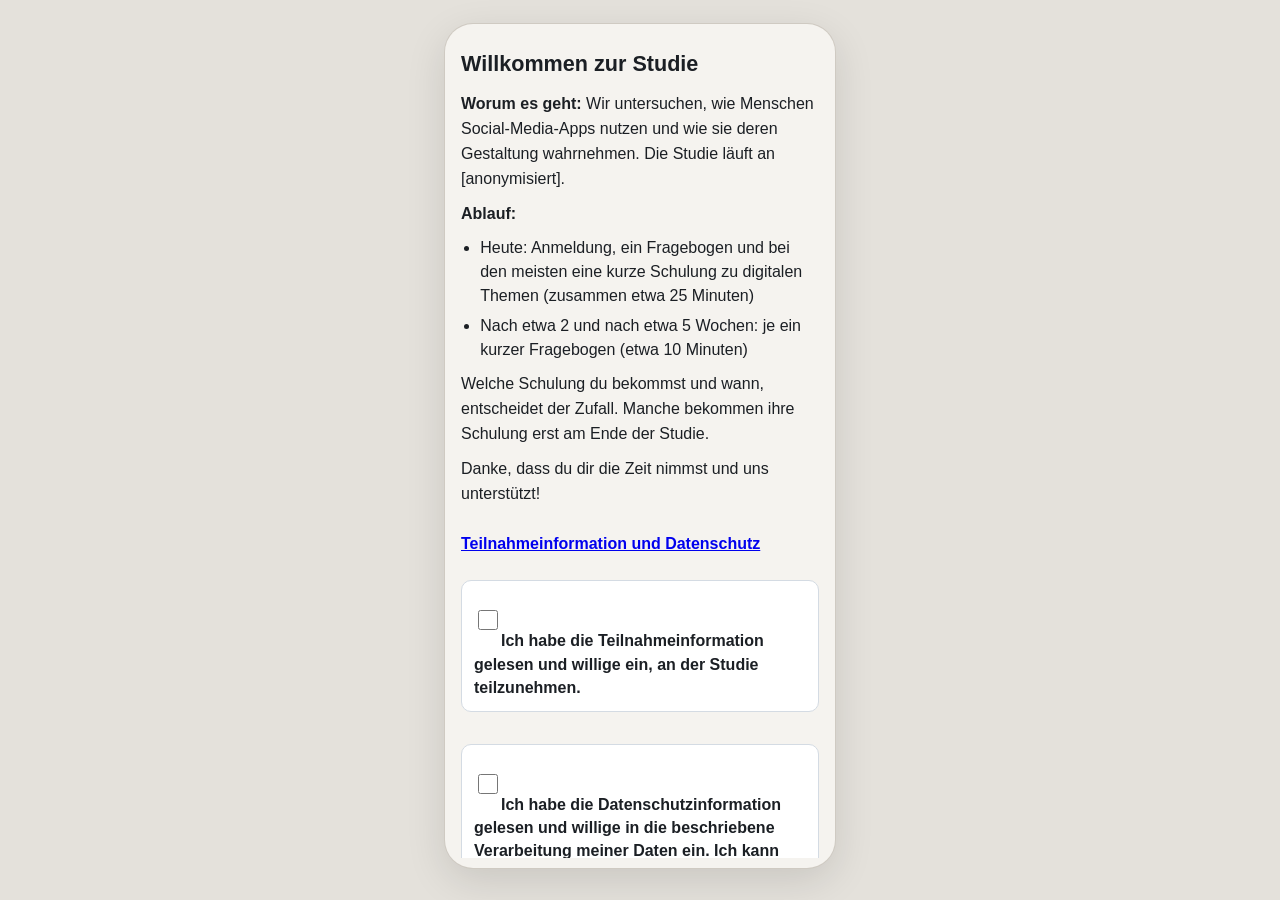
<file: index.html>
<!doctype html>
<html lang="de">
<head>
  <meta charset="utf-8">
  <meta name="viewport" content="width=device-width, initial-scale=1, viewport-fit=cover">
  <meta name="robots" content="noindex, nofollow">
  <meta name="referrer" content="no-referrer">
  <meta name="theme-color" content="#1f3a5f">
  <title>Studie</title>
  <link rel="stylesheet" href="boost/styles.css?v=20261024c-demo">
  <link rel="stylesheet" href="study.css?v=20261024c-demo">
  <link rel="stylesheet" href="recognition/rec.css?v=20261024c-demo">
</head>
<body>
  <div id="app" class="frame"></div>
  <noscript><p class="noscript">Bitte JavaScript aktivieren, um teilzunehmen.</p></noscript>
  <script src="config.js?v=20261024c-demo"></script>
  <script src="db.js?v=20261024c-demo"></script>
  <script src="qr.js?v=20261024c-demo"></script>
  <script src="items.js?v=20261024c-demo"></script>
  <script src="recognition/sets.js?v=20261024c-demo"></script>
  <script src="recognition/render.js?v=20261024c-demo"></script>
  <script src="pages/common.js?v=20261024c-demo"></script>
  <script src="pages/r.js?v=20261024c-demo"></script>
  <script src="pages/t0.js?v=20261024c-demo"></script>
  <script src="pages/fb.js?v=20261024c-demo"></script>
  <script src="pages/t1t2.js?v=20261024c-demo"></script>
  <script src="study.js?v=20261024c-demo"></script>
  <script src="pilot-fill.js?v=20261024c-demo"></script>
</body>
</html>
</file>
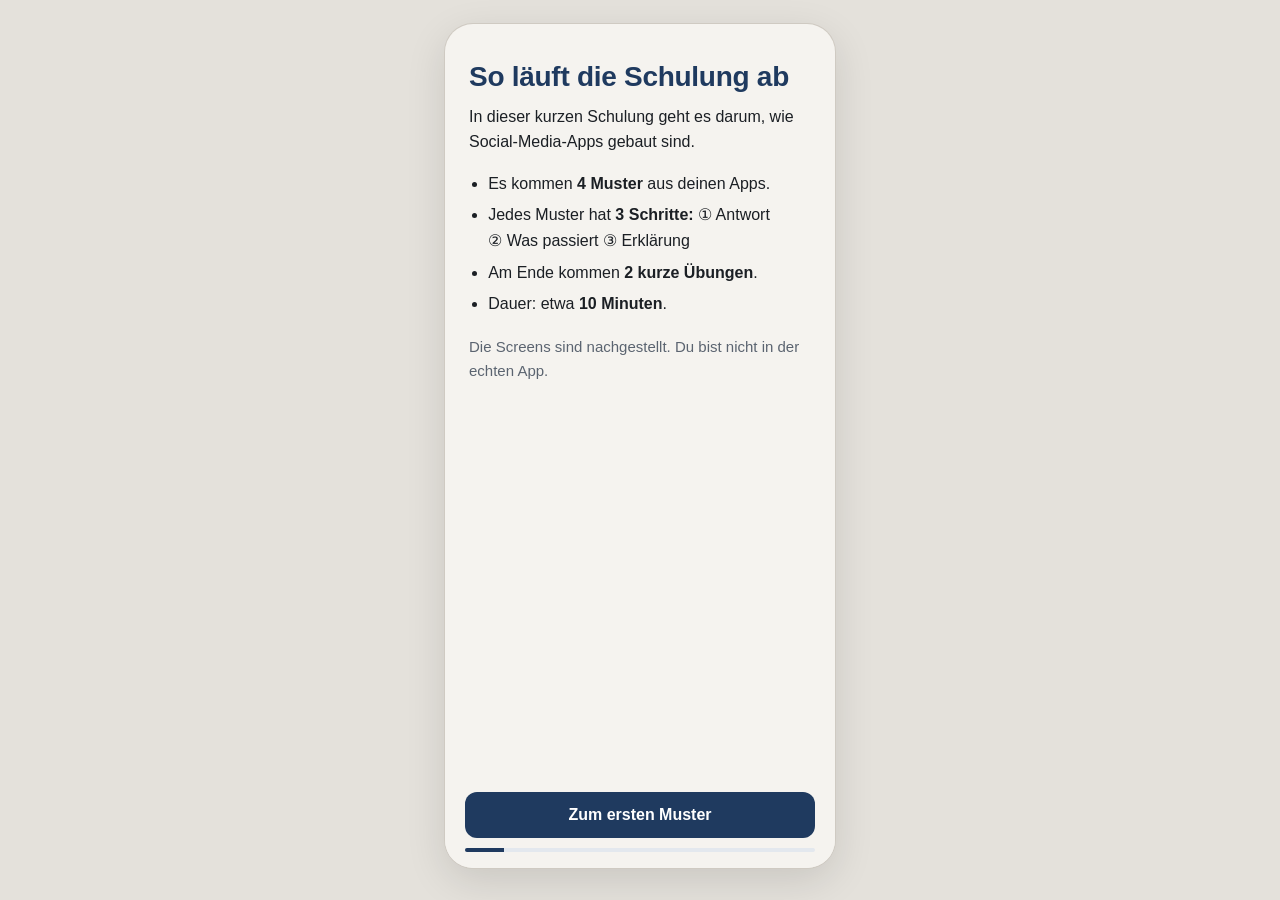
<file: boost/index.html>
<!doctype html>
<html lang="de">
<head>
  <meta charset="utf-8">
  <meta name="viewport" content="width=device-width, initial-scale=1, viewport-fit=cover">
  <meta name="robots" content="noindex, nofollow">
  <meta name="referrer" content="no-referrer">
  <meta name="theme-color" content="#1f3a5f">
  <title>Schulung</title>
  <link rel="stylesheet" href="styles.css?v=20261024c-demo">
</head>
<body>
  <div id="app" class="frame"></div>
  <noscript><p class="noscript">Bitte JavaScript aktivieren, um die Schulung zu starten.</p></noscript>
  <script src="../config.js?v=20261024c-demo"></script>
  <script src="../db.js?v=20261024c-demo"></script>
  <script src="content.js?v=20261024c-demo"></script>
  <script src="content-pw.js?v=20261024c-demo"></script>
  <script src="app.js?v=20261024c-demo"></script>
  <script src="../pilot-fill.js?v=20261024c-demo"></script>
</body>
</html>
</file>
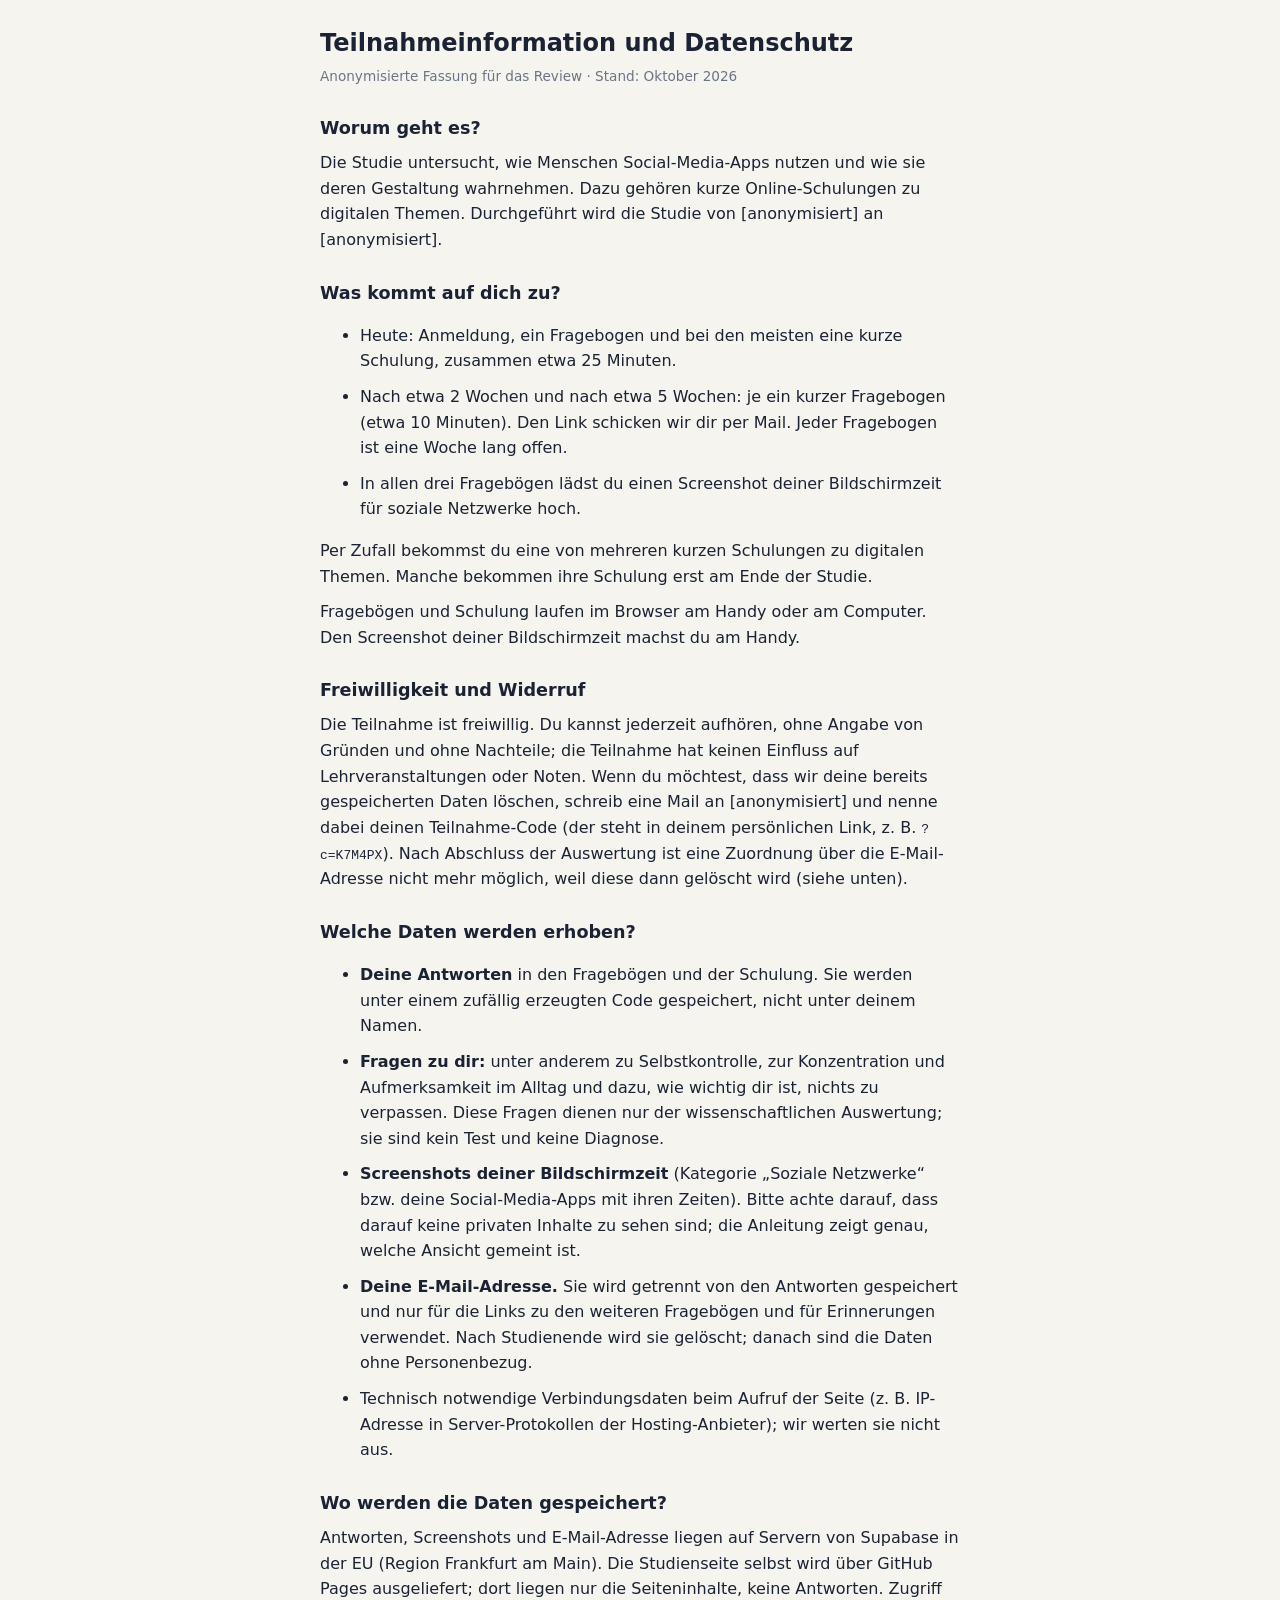
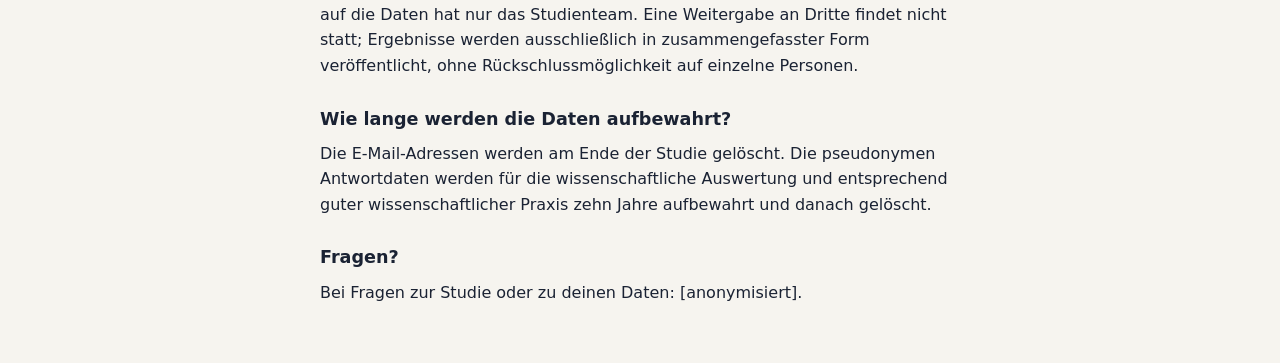
<file: teilnahme.html>
<!doctype html>
<html lang="de">
<head>
  <meta charset="utf-8">
  <meta name="viewport" content="width=device-width, initial-scale=1">
  <meta name="robots" content="noindex, nofollow">
  <title>Teilnahmeinformation und Datenschutz</title>
  <style>
    body { font-family: "Segoe UI", system-ui, sans-serif; color: #1a2233; background: #f6f4ef;
           margin: 0; padding: 24px 18px 48px; line-height: 1.6; }
    main { max-width: 640px; margin: 0 auto; }
    h1 { font-size: 1.5rem; margin: 0 0 4px; }
    h2 { font-size: 1.1rem; margin: 26px 0 8px; }
    p, li { margin: 0 0 10px; }
    .stand { color: #6b7486; font-size: 0.85rem; margin-bottom: 20px; }
    .offen { background: #fff4c2; padding: 0 4px; border-radius: 4px; }
  </style>
</head>
<body>
<main>
  <h1>Teilnahmeinformation und Datenschutz</h1>
  <p class="stand">Anonymisierte Fassung für das Review · Stand: Oktober 2026</p>

  <h2>Worum geht es?</h2>
  <p>Die Studie untersucht, wie Menschen Social-Media-Apps nutzen und wie sie deren
  Gestaltung wahrnehmen. Dazu gehören kurze Online-Schulungen zu digitalen Themen.
  Durchgeführt wird die Studie von [anonymisiert] an [anonymisiert].</p>

  <h2>Was kommt auf dich zu?</h2>
  <ul>
    <li>Heute: Anmeldung, ein Fragebogen und bei den meisten eine kurze Schulung, zusammen etwa 25 Minuten.</li>
    <li>Nach etwa 2 Wochen und nach etwa 5 Wochen: je ein kurzer Fragebogen (etwa 10 Minuten).
    Den Link schicken wir dir per Mail. Jeder Fragebogen ist eine Woche lang offen.</li>
    <li>In allen drei Fragebögen lädst du einen Screenshot deiner Bildschirmzeit für soziale Netzwerke hoch.</li>
  </ul>
  <p>Per Zufall bekommst du eine von mehreren kurzen Schulungen zu digitalen Themen.
  Manche bekommen ihre Schulung erst am Ende der Studie.</p>
  <p>Fragebögen und Schulung laufen im Browser am Handy oder am Computer. Den Screenshot deiner Bildschirmzeit machst du am Handy.</p>

  <h2>Freiwilligkeit und Widerruf</h2>
  <p>Die Teilnahme ist freiwillig. Du kannst jederzeit aufhören, ohne Angabe von
  Gründen und ohne Nachteile; die Teilnahme hat keinen Einfluss auf
  Lehrveranstaltungen oder Noten. Wenn du möchtest, dass wir deine bereits
  gespeicherten Daten löschen, schreib eine Mail an [anonymisiert] und nenne dabei
  deinen Teilnahme-Code (der steht in deinem persönlichen Link, z.&nbsp;B. <code>?c=K7M4PX</code>).
  Nach Abschluss der Auswertung ist eine Zuordnung über die E-Mail-Adresse nicht
  mehr möglich, weil diese dann gelöscht wird (siehe unten).</p>

  <h2>Welche Daten werden erhoben?</h2>
  <ul>
    <li><strong>Deine Antworten</strong> in den Fragebögen und der Schulung. Sie werden
    unter einem zufällig erzeugten Code gespeichert, nicht unter deinem Namen.</li>
    <li><strong>Fragen zu dir:</strong> unter anderem zu Selbstkontrolle, zur Konzentration und
    Aufmerksamkeit im Alltag und dazu, wie wichtig dir ist, nichts zu verpassen. Diese Fragen
    dienen nur der wissenschaftlichen Auswertung; sie sind kein Test und keine Diagnose.</li>
    <li><strong>Screenshots deiner Bildschirmzeit</strong> (Kategorie „Soziale Netzwerke“ bzw. deine Social-Media-Apps mit ihren Zeiten).
    Bitte achte darauf, dass darauf keine privaten Inhalte zu sehen sind; die
    Anleitung zeigt genau, welche Ansicht gemeint ist.</li>
    <li><strong>Deine E-Mail-Adresse.</strong> Sie wird getrennt von den Antworten
    gespeichert und nur für die Links zu den weiteren Fragebögen und für Erinnerungen
    verwendet. Nach Studienende wird sie gelöscht; danach sind die Daten ohne Personenbezug.</li>
    <li>Technisch notwendige Verbindungsdaten beim Aufruf der Seite (z.&nbsp;B. IP-Adresse
    in Server-Protokollen der Hosting-Anbieter); wir werten sie nicht aus.</li>
  </ul>

  <h2>Wo werden die Daten gespeichert?</h2>
  <p>Antworten, Screenshots und E-Mail-Adresse liegen auf Servern von Supabase in
  der EU (Region Frankfurt am Main). Die Studienseite selbst wird über GitHub Pages
  ausgeliefert; dort liegen nur die Seiteninhalte, keine Antworten. Zugriff auf die
  Daten hat nur das Studienteam. Eine Weitergabe an Dritte findet nicht statt;
  Ergebnisse werden ausschließlich in zusammengefasster Form veröffentlicht, ohne
  Rückschlussmöglichkeit auf einzelne Personen.</p>

  <h2>Wie lange werden die Daten aufbewahrt?</h2>
  <p>Die E-Mail-Adressen werden am Ende der Studie gelöscht. Die pseudonymen Antwortdaten werden für die
  wissenschaftliche Auswertung und entsprechend guter wissenschaftlicher Praxis
  zehn Jahre aufbewahrt und danach gelöscht.</p>

  <h2>Fragen?</h2>
  <p>Bei Fragen zur Studie oder zu deinen Daten: [anonymisiert].</p>
</main>
</body>
</html>
</file>
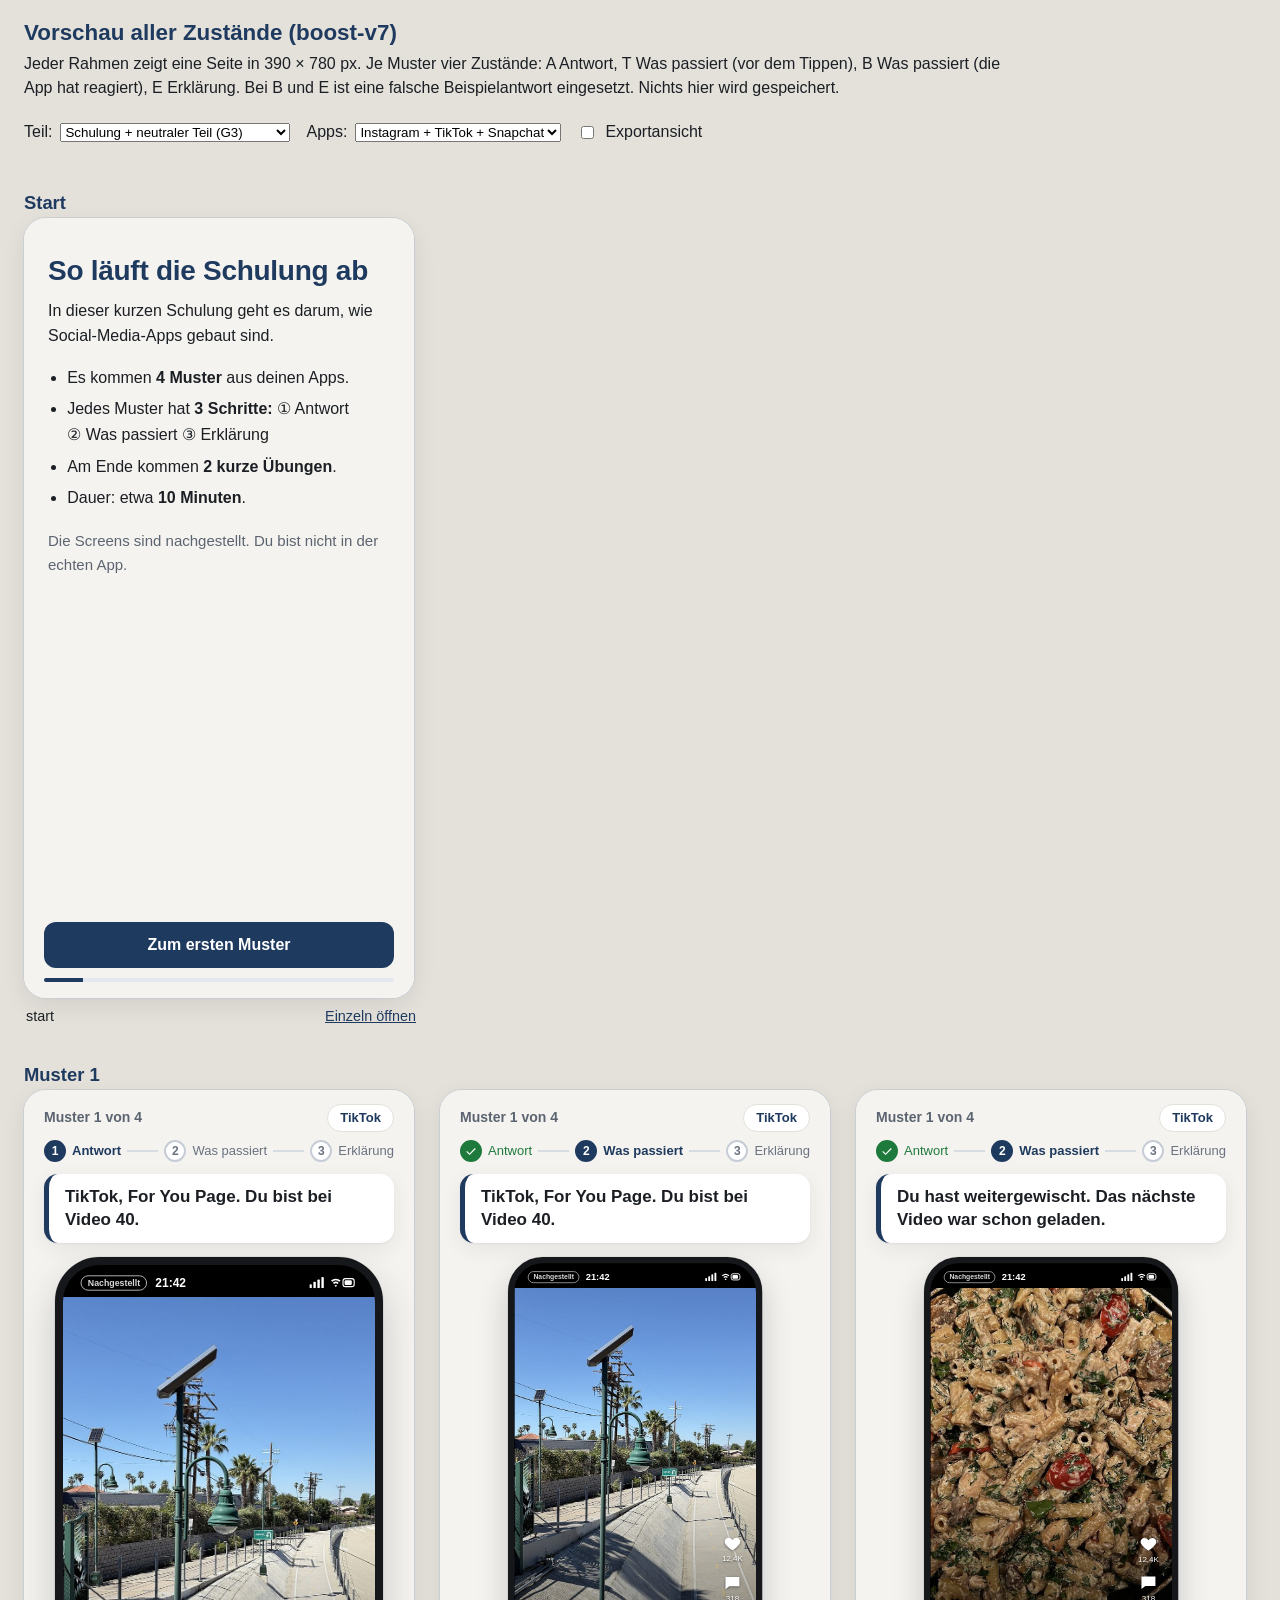
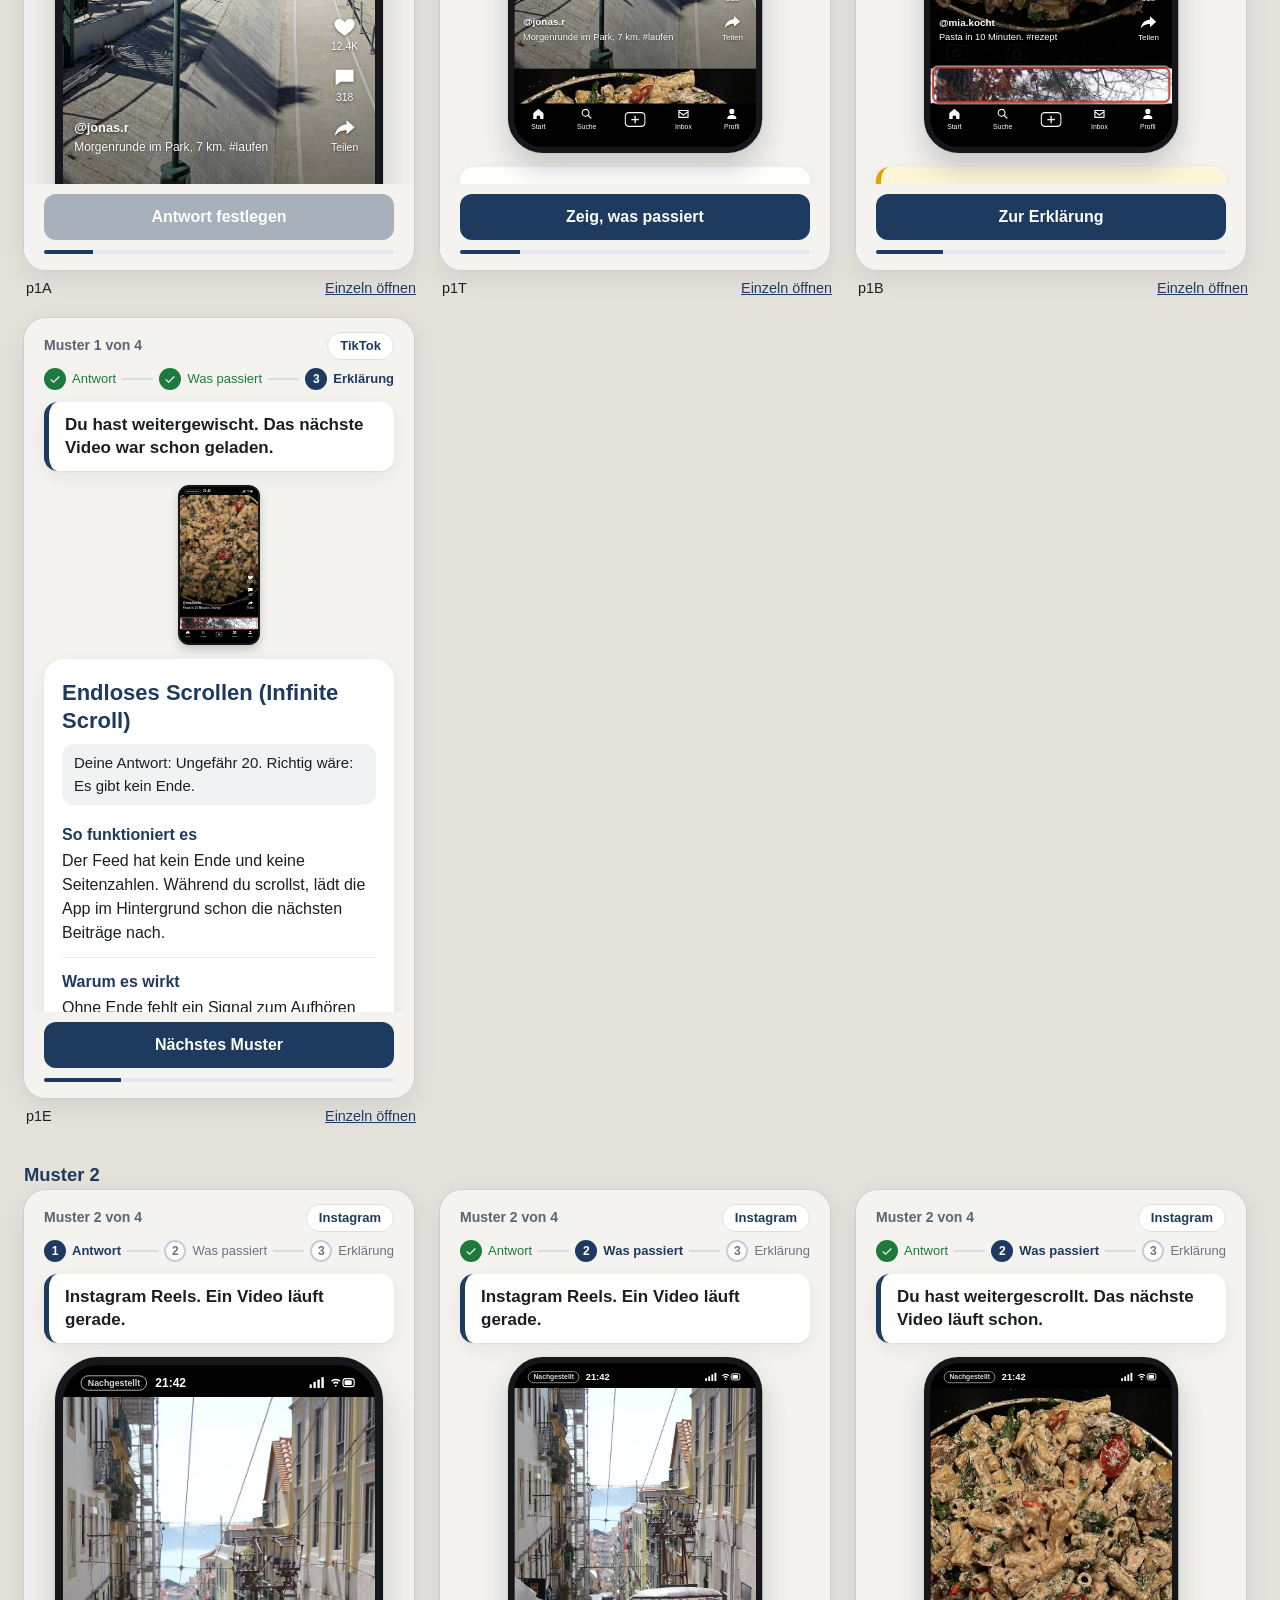
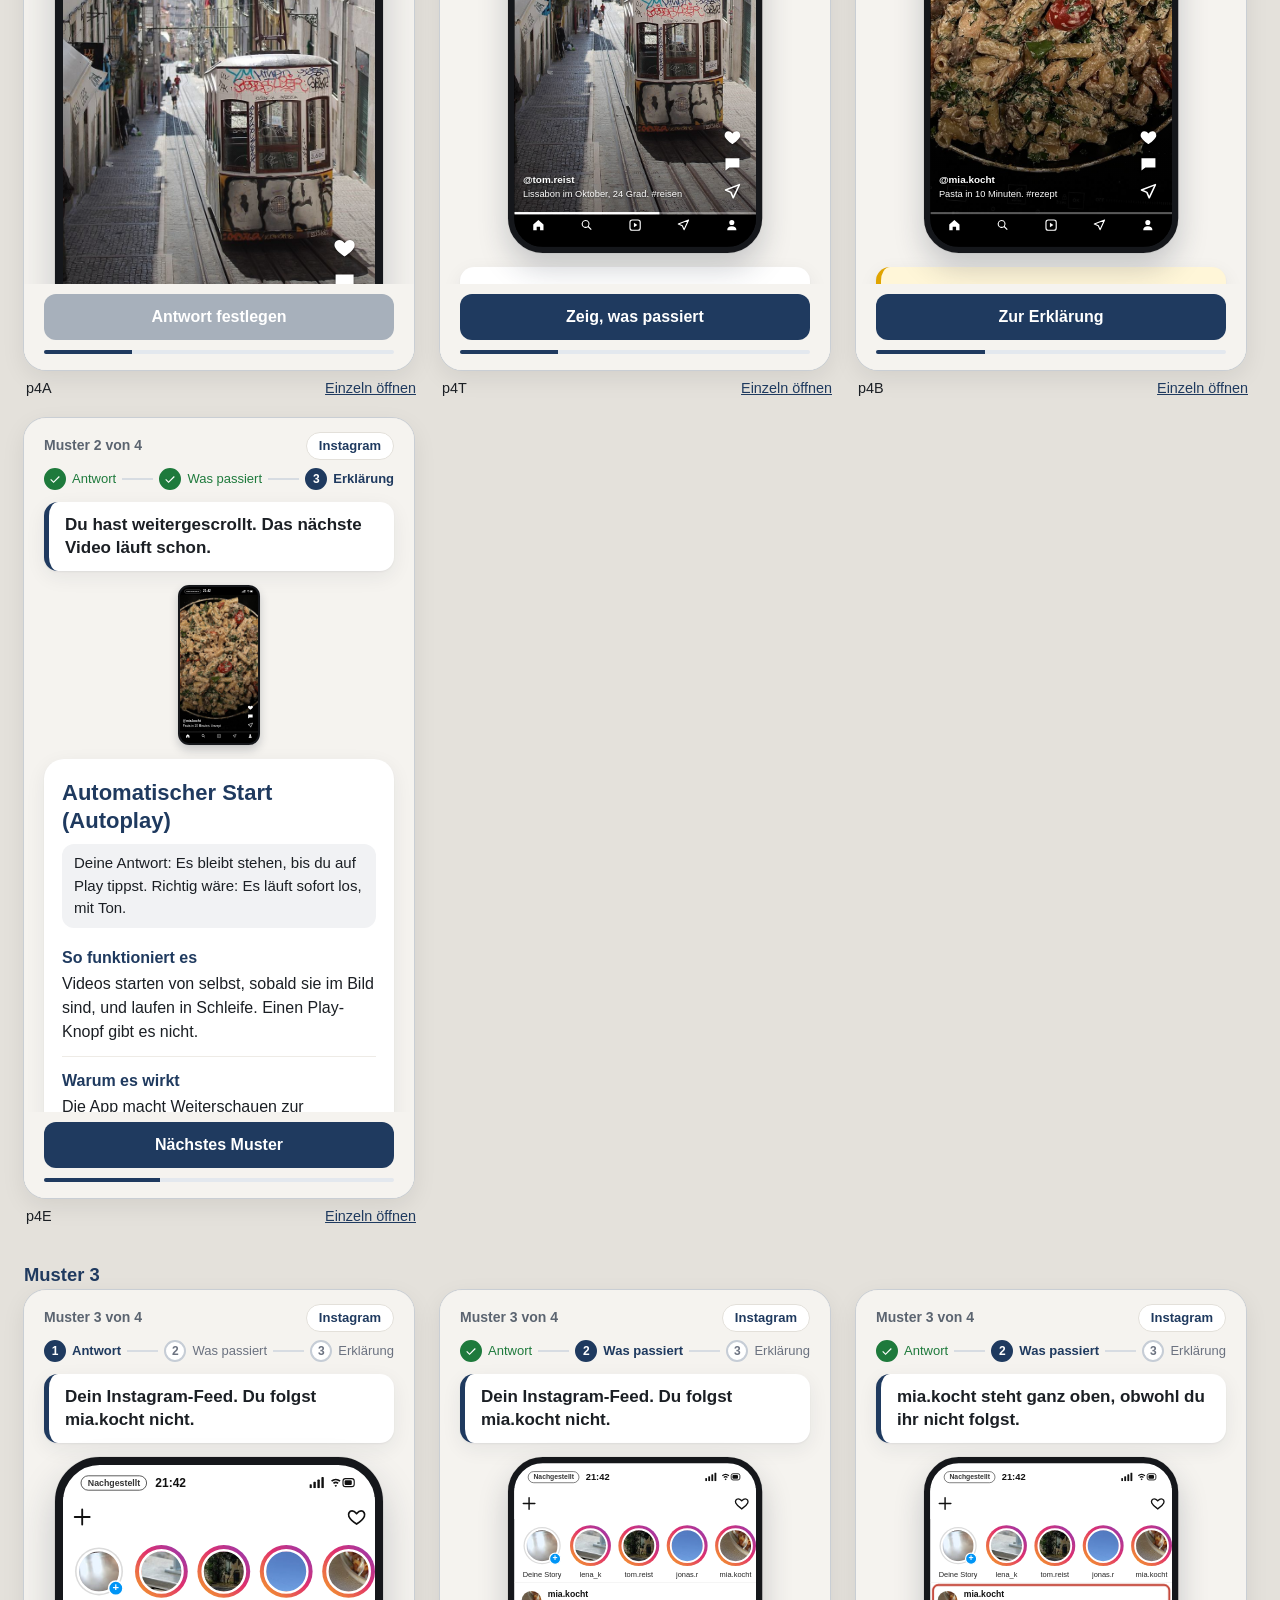
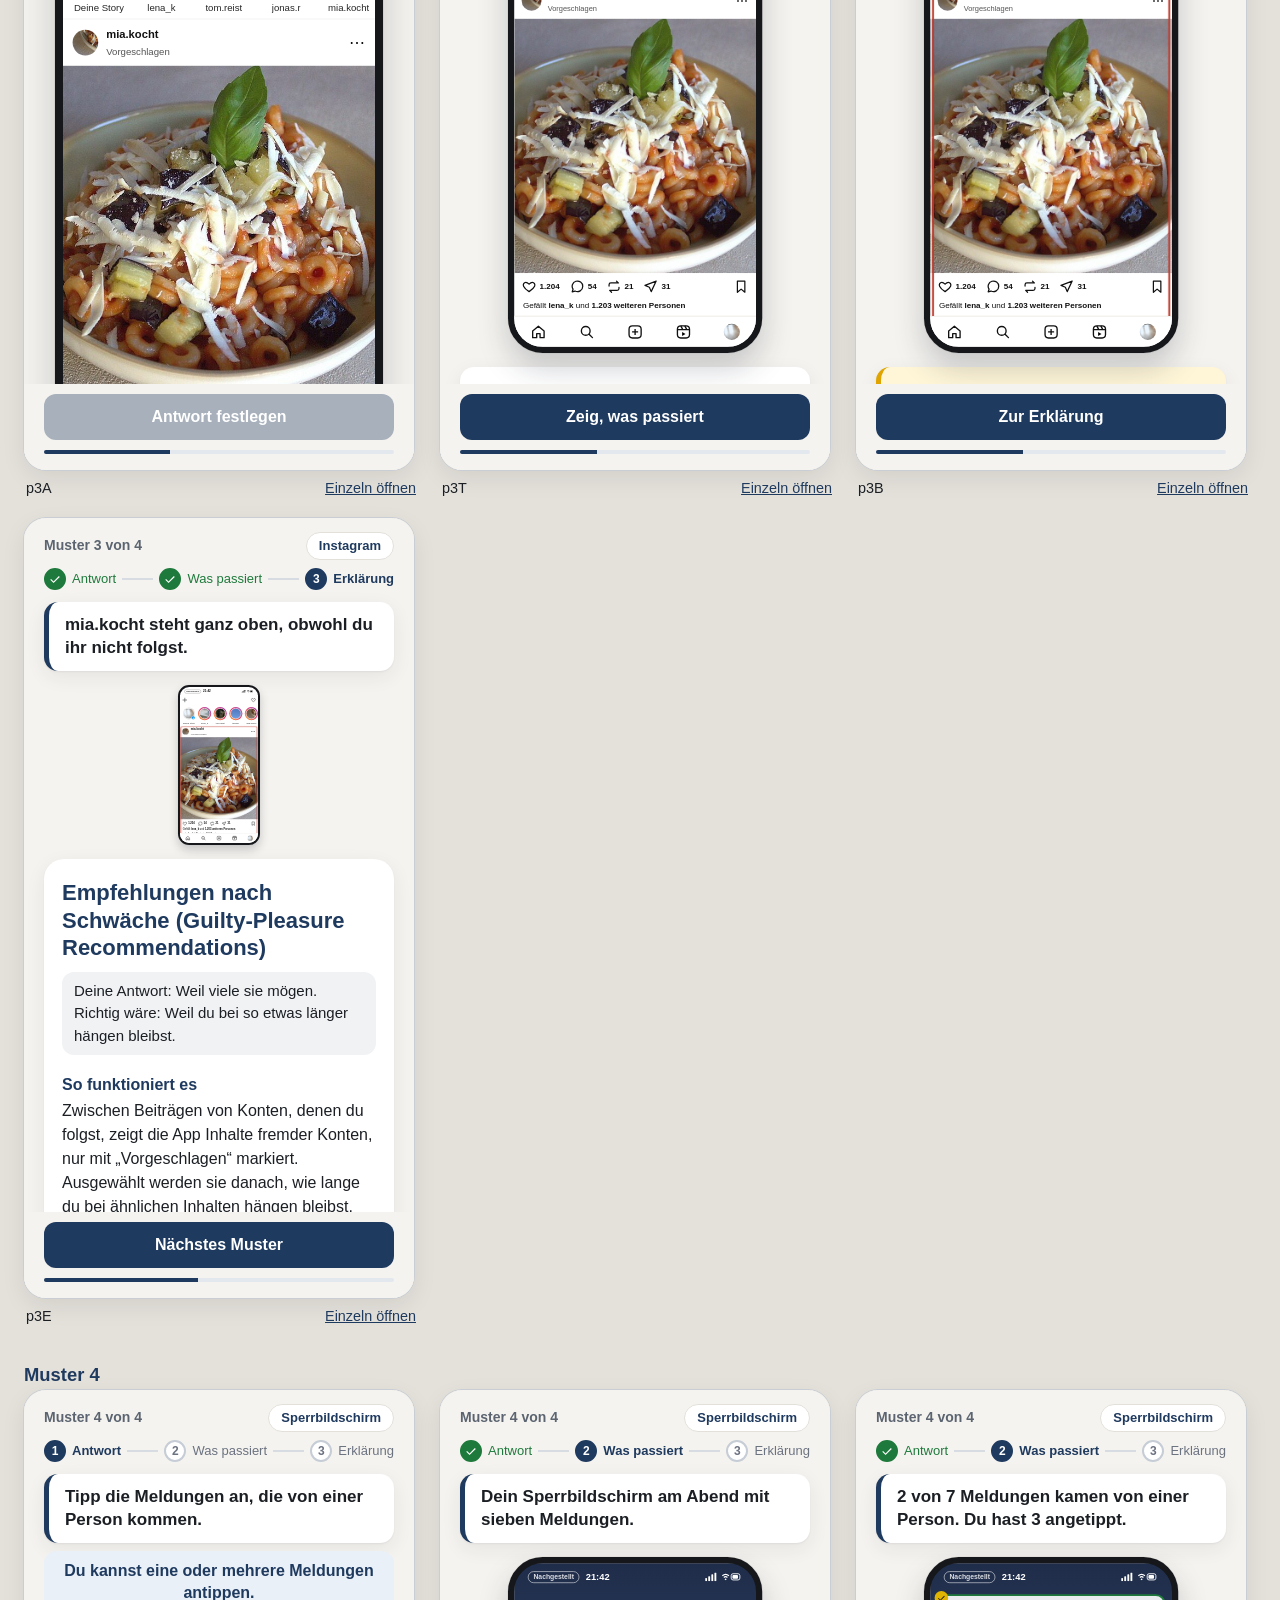
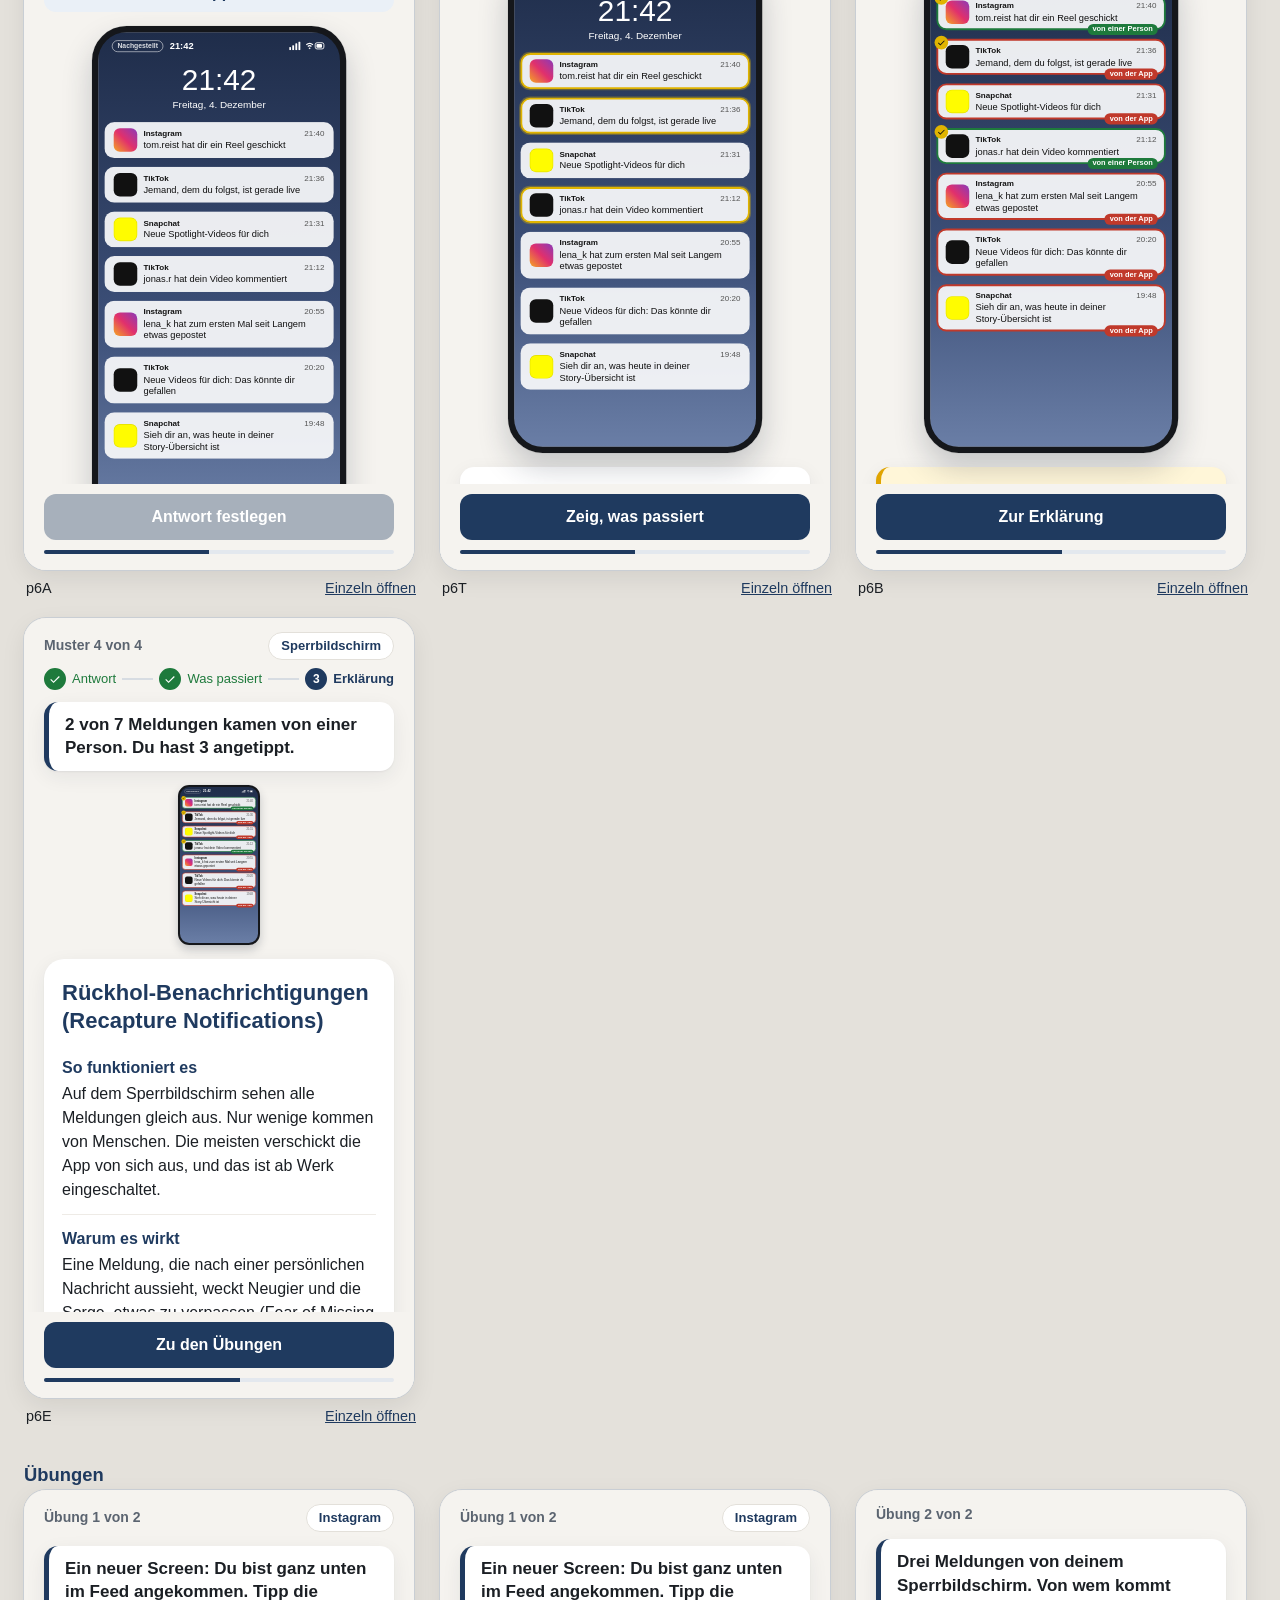
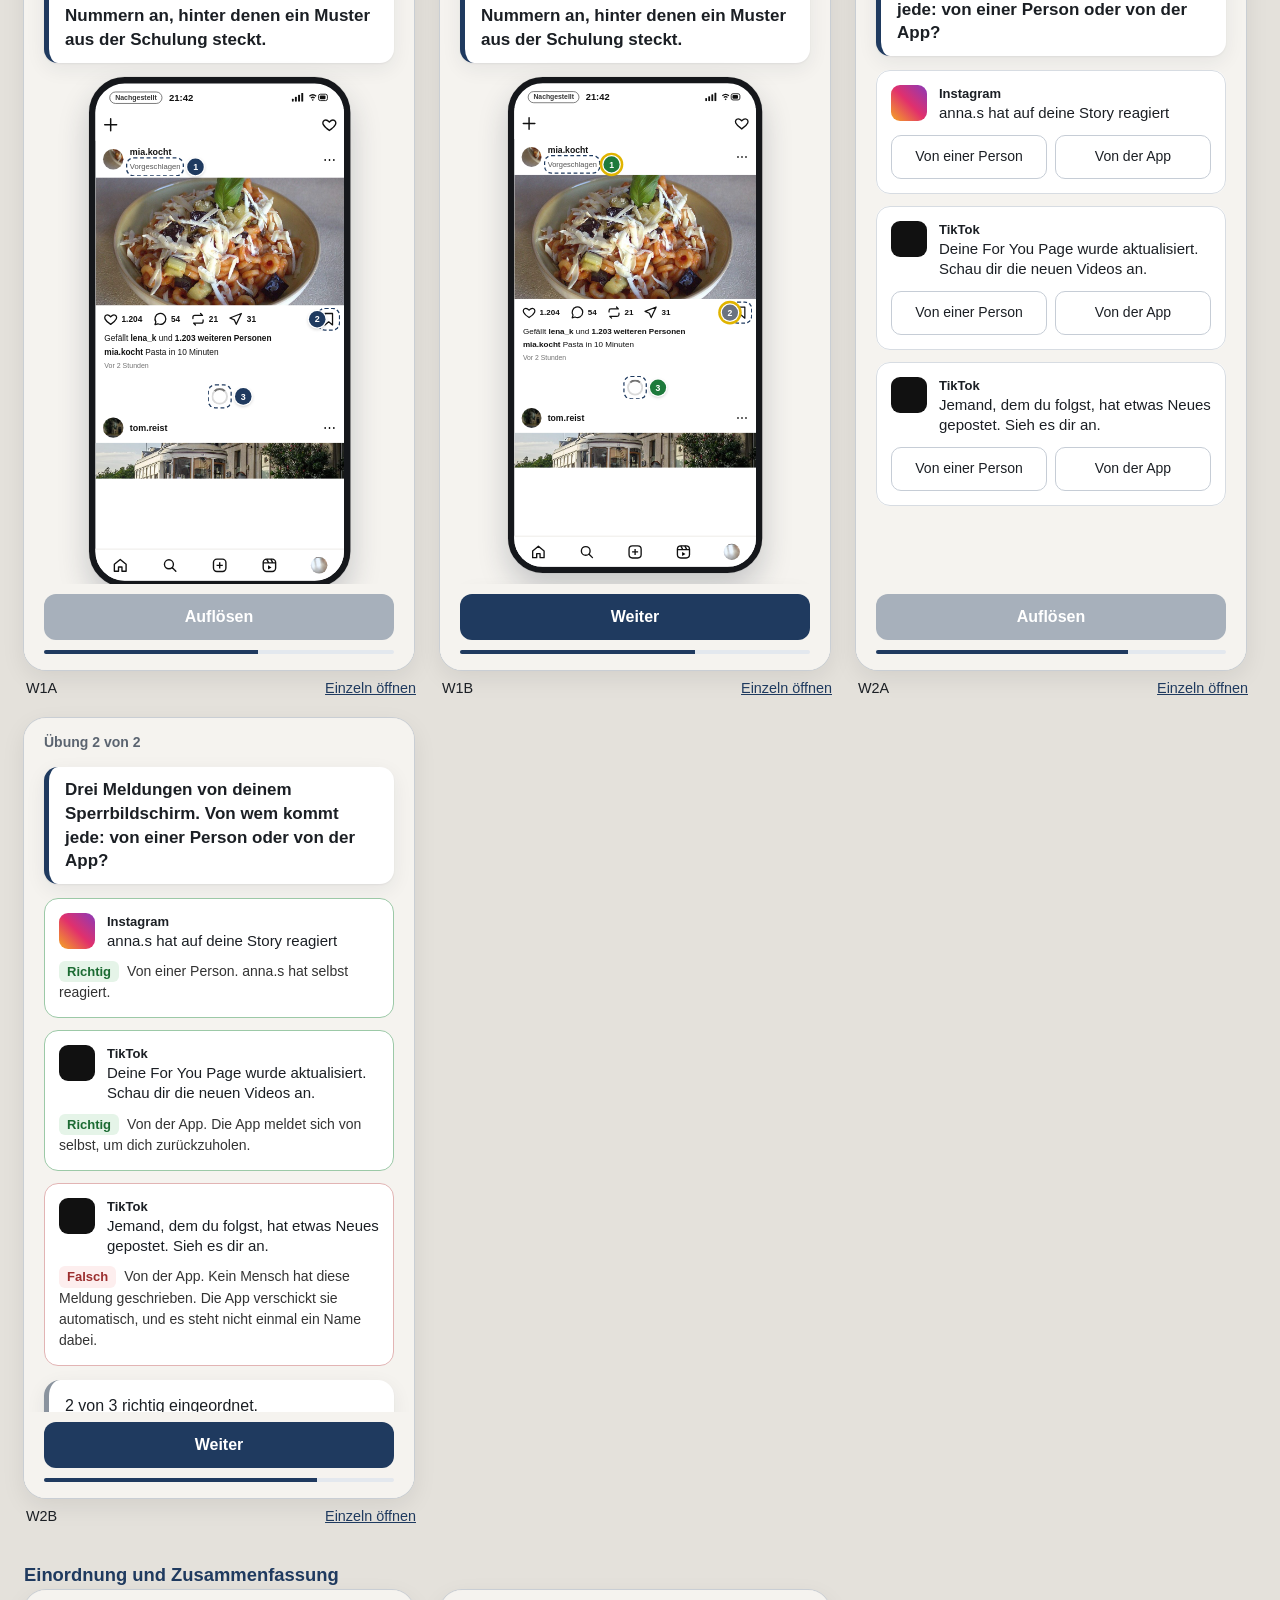
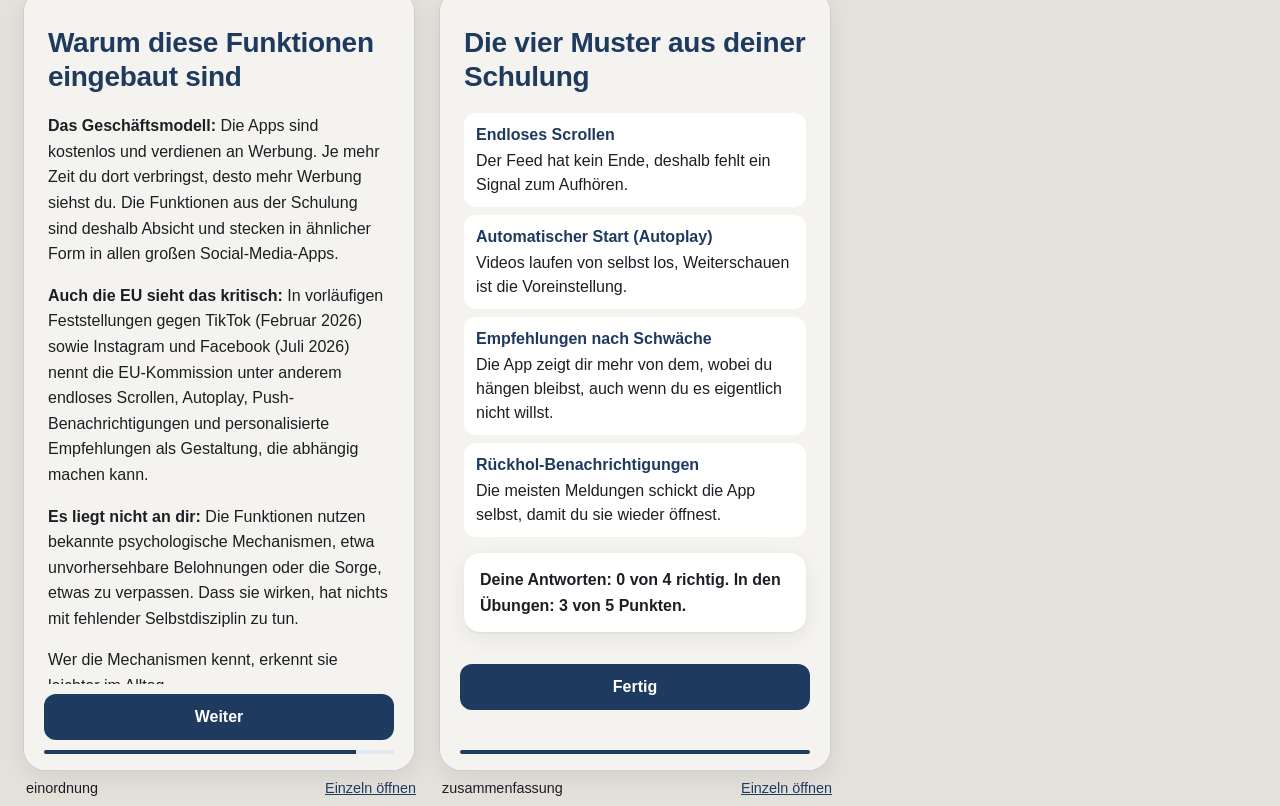
<file: boost/preview.html>
<!doctype html>
<html lang="de">
<head>
  <meta charset="utf-8">
  <meta name="viewport" content="width=device-width, initial-scale=1">
  <meta name="robots" content="noindex, nofollow">
  <title>Schulung – Vorschau aller Zustände</title>
  <style>
    :root { --primary: #1f3a5f; }
    body { margin: 0; font-family: -apple-system, BlinkMacSystemFont, "Segoe UI", Roboto, Arial, sans-serif; background: #e4e1db; color: #1b1f24; }
    header { padding: 20px 24px 8px; }
    h1 { margin: 0 0 6px; font-size: 1.4rem; color: var(--primary); }
    header p { margin: 4px 0; max-width: 62rem; line-height: 1.5; }
    .controls { display: flex; flex-wrap: wrap; gap: 16px; align-items: center; margin-top: 10px; }
    .controls label { display: flex; gap: 8px; align-items: center; min-height: 44px; }
    h2 { font-size: 1.15rem; margin: 30px 24px 4px; color: var(--primary); }
    .grid { display: flex; flex-wrap: wrap; gap: 22px; padding: 0 24px 10px; }
    figure { margin: 0; }
    figcaption { font-size: .9rem; margin: 6px 2px 0; display: flex; justify-content: space-between; gap: 8px; width: 390px; }
    figcaption a { color: var(--primary); }
    iframe { width: 390px; height: 780px; border: 0; border-radius: 22px; background: #fff; box-shadow: 0 0 0 1px #c9ced4, 0 8px 24px rgba(0,0,0,.08); }
  </style>
</head>
<body>
  <header>
    <h1>Vorschau aller Zustände (boost-v7)</h1>
    <p>Jeder Rahmen zeigt eine Seite in 390 × 780 px. Je Muster vier Zustände: A Antwort, T Was passiert (vor dem Tippen),
       B Was passiert (die App hat reagiert), E Erklärung. Bei B und E ist eine falsche Beispielantwort eingesetzt. Nichts hier wird gespeichert.</p>
    <div class="controls">
      <label>Teil:
        <select id="modus">
          <option value="g3">Schulung + neutraler Teil (G3)</option>
          <option value="g4">Schulung + Wenn-Dann-Plan (G4)</option>
          <option value="g2">Passwort-Schulung (G2)</option>
          <option value="post">Schulung freiwillig nach T2 (POST)</option>
        </select>
      </label>
      <label>Apps:
        <select id="apps">
          <option value="ig,tt,sc">Instagram + TikTok + Snapchat</option>
          <option value="ig">nur Instagram</option>
          <option value="tt">nur TikTok</option>
          <option value="sc">nur Snapchat</option>
        </select>
      </label>
      <label><input type="checkbox" id="export"> Exportansicht</label>
    </div>
  </header>
  <div id="out"></div>
<script>
(function () {
  var out = document.getElementById("out");
  function build() {
    var modus = document.getElementById("modus").value;
    var apps = document.getElementById("apps").value;
    var exp = document.getElementById("export").checked ? "&export=1" : "";
    var units = modus === "g2" ? [1, 2, 3, 4] : [1, 4, 3, 6];
    var sections = [["Start", ["start"]]];
    units.forEach(function (u, i) { sections.push([(modus === "g2" ? "Thema " : "Muster ") + (i + 1), ["A", "T", "B", "E"].map(function (s) { return "p" + u + s; })]); });
    sections.push(["Übungen", ["W1A", "W1B", "W2A", "W2B"]]);
    sections.push(["Einordnung und Zusammenfassung", ["einordnung", "zusammenfassung"]]);
    out.innerHTML = "";
    sections.forEach(function (s) {
      var h = document.createElement("h2"); h.textContent = s[0]; out.appendChild(h);
      var g = document.createElement("div"); g.className = "grid"; out.appendChild(g);
      s[1].forEach(function (k) {
        var url = "index.html?preview=" + k + "&modus=" + modus + "&apps=" + apps + exp;
        var fig = document.createElement("figure");
        fig.innerHTML = '<iframe loading="lazy" src="' + url + '" title="' + k + '"></iframe><figcaption><span>' + k + '</span><a href="' + url + '" target="_blank">Einzeln öffnen</a></figcaption>';
        g.appendChild(fig);
      });
    });
  }
  ["modus", "apps", "export"].forEach(function (id) { document.getElementById(id).addEventListener("change", build); });
  build();
})();
</script>
</body>
</html>
</file>
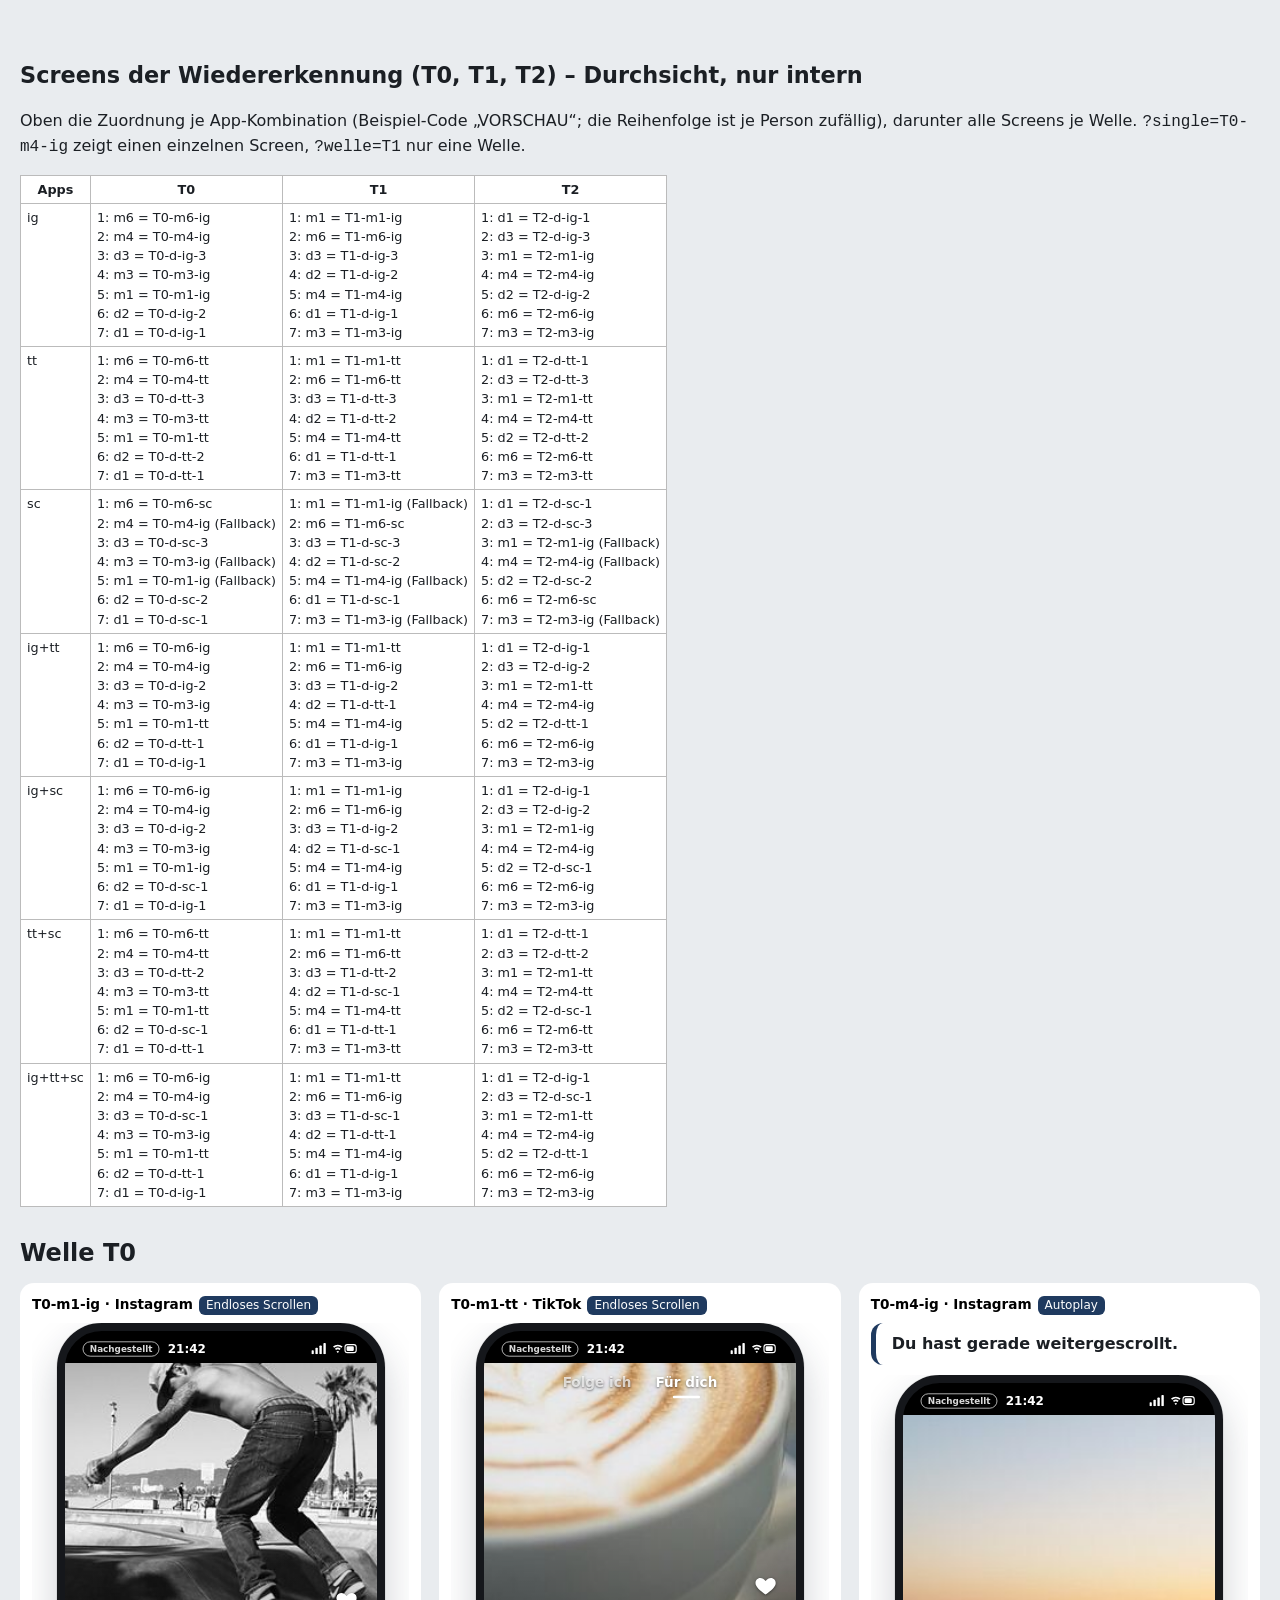
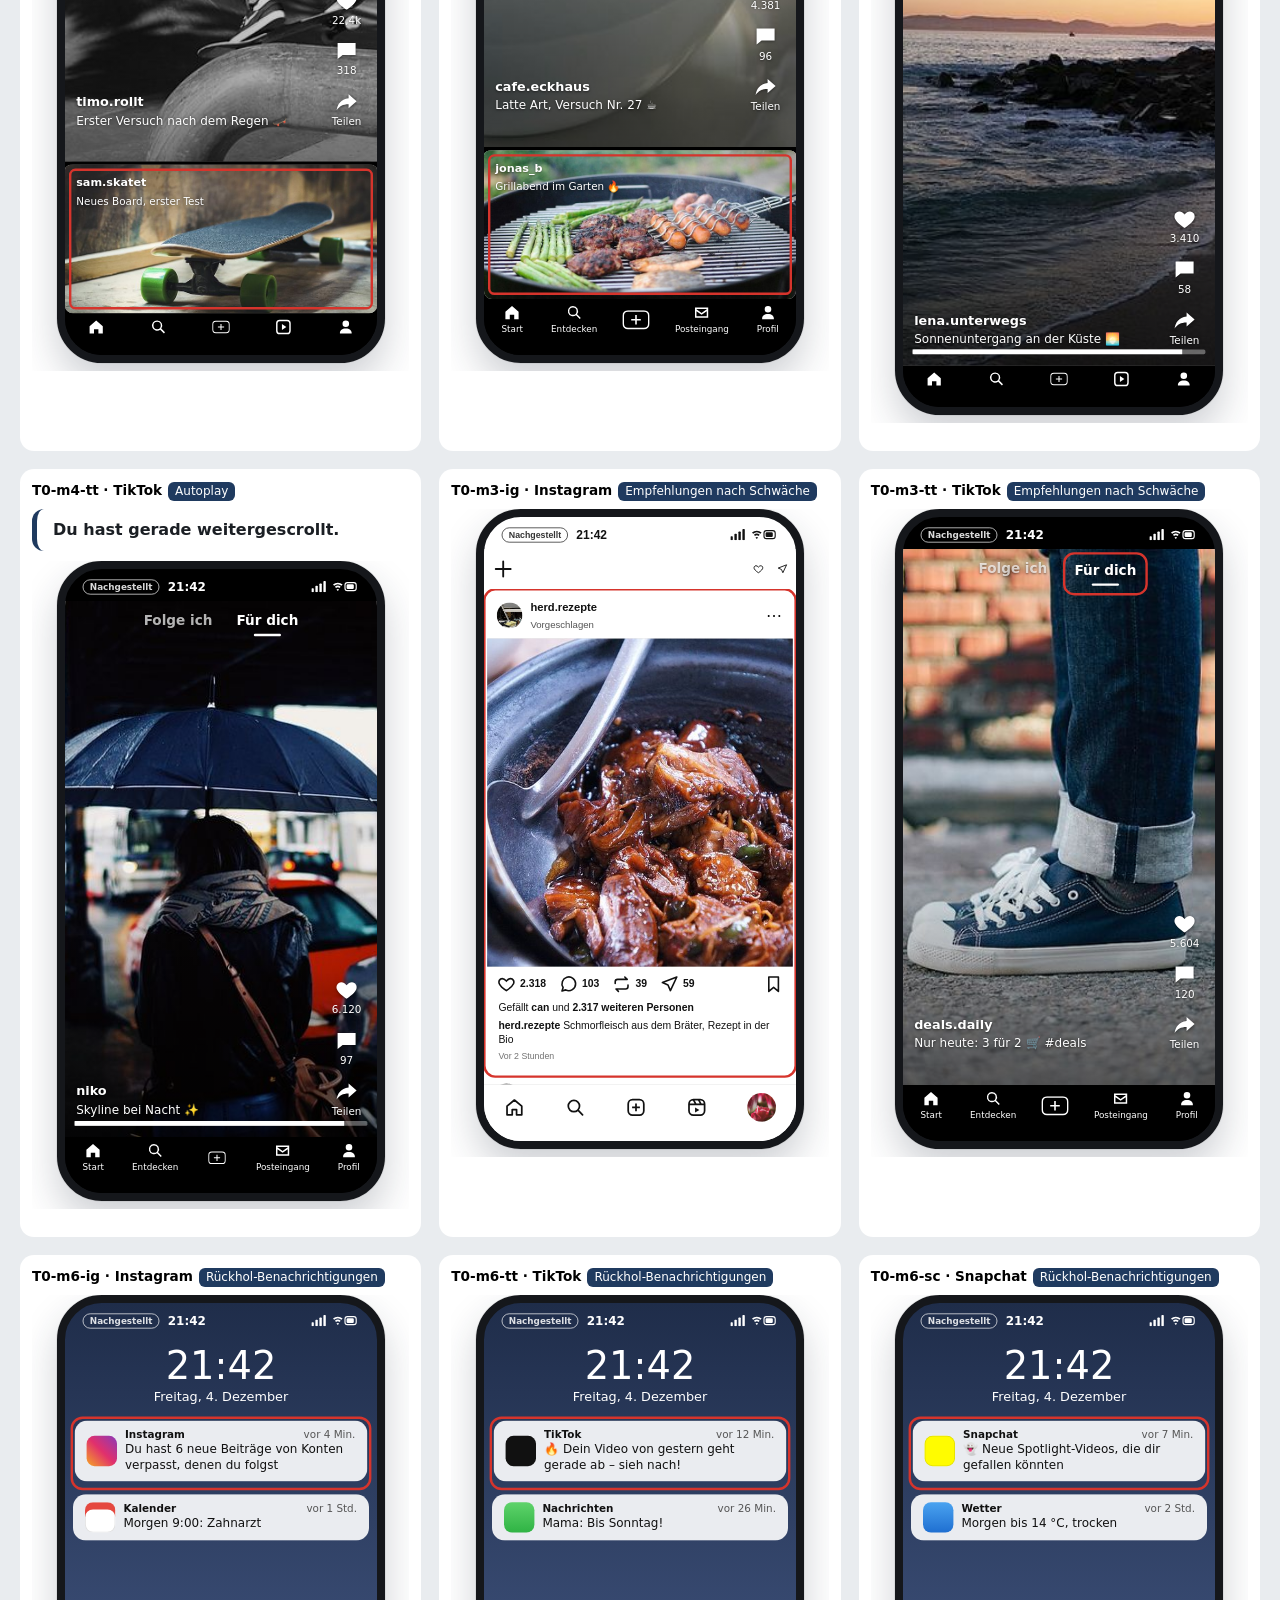
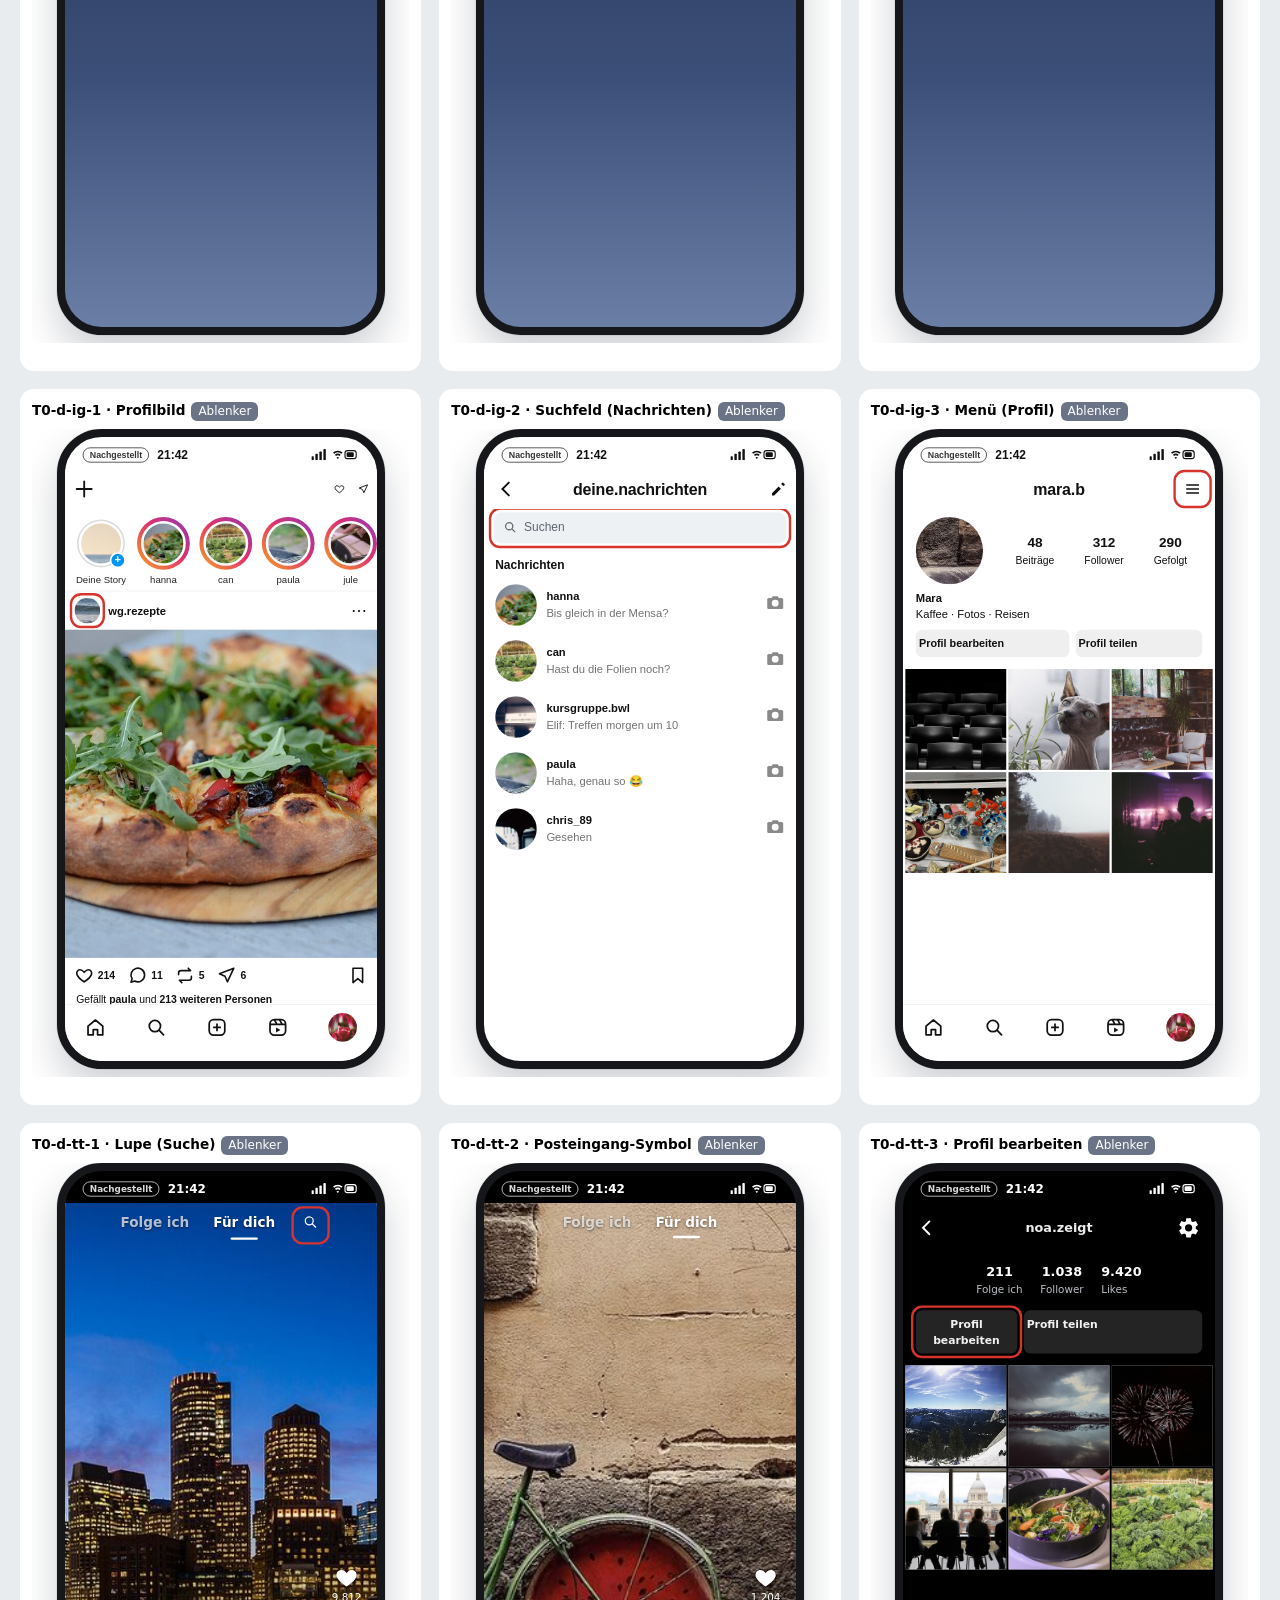
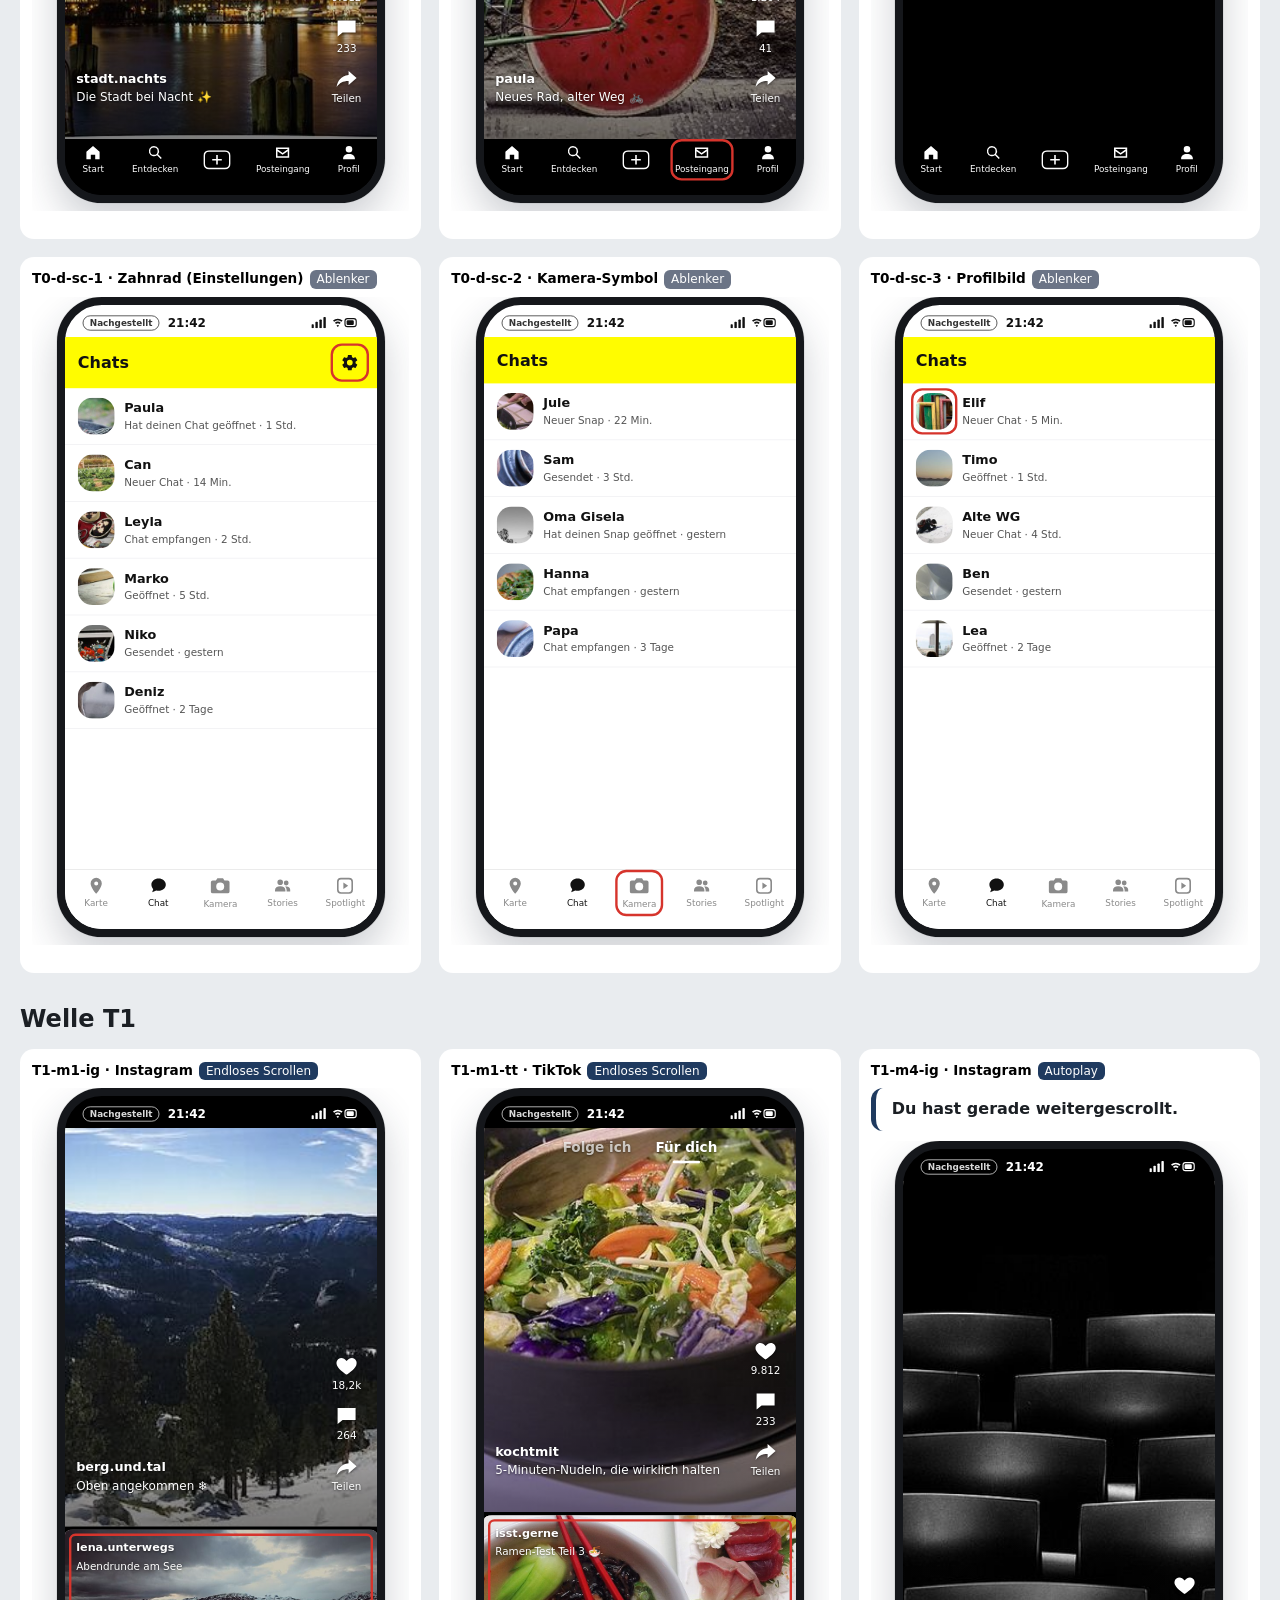
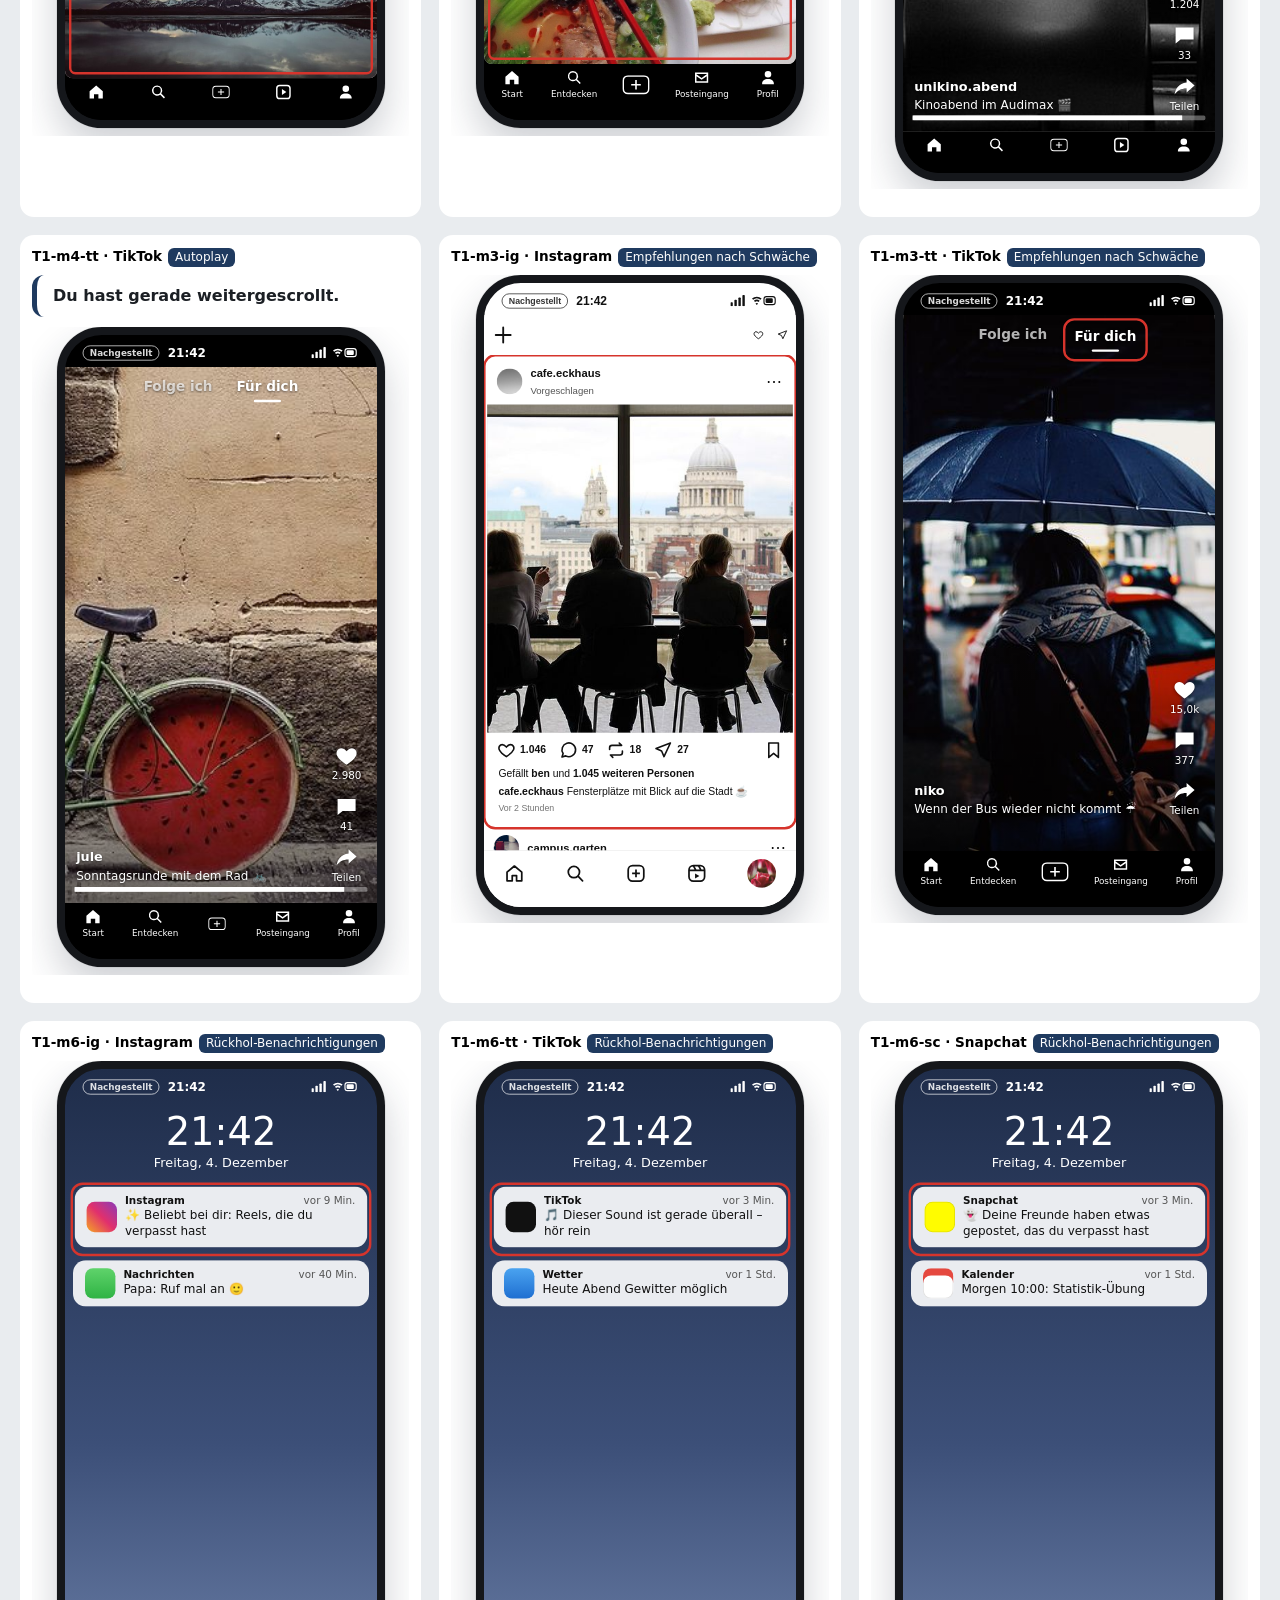
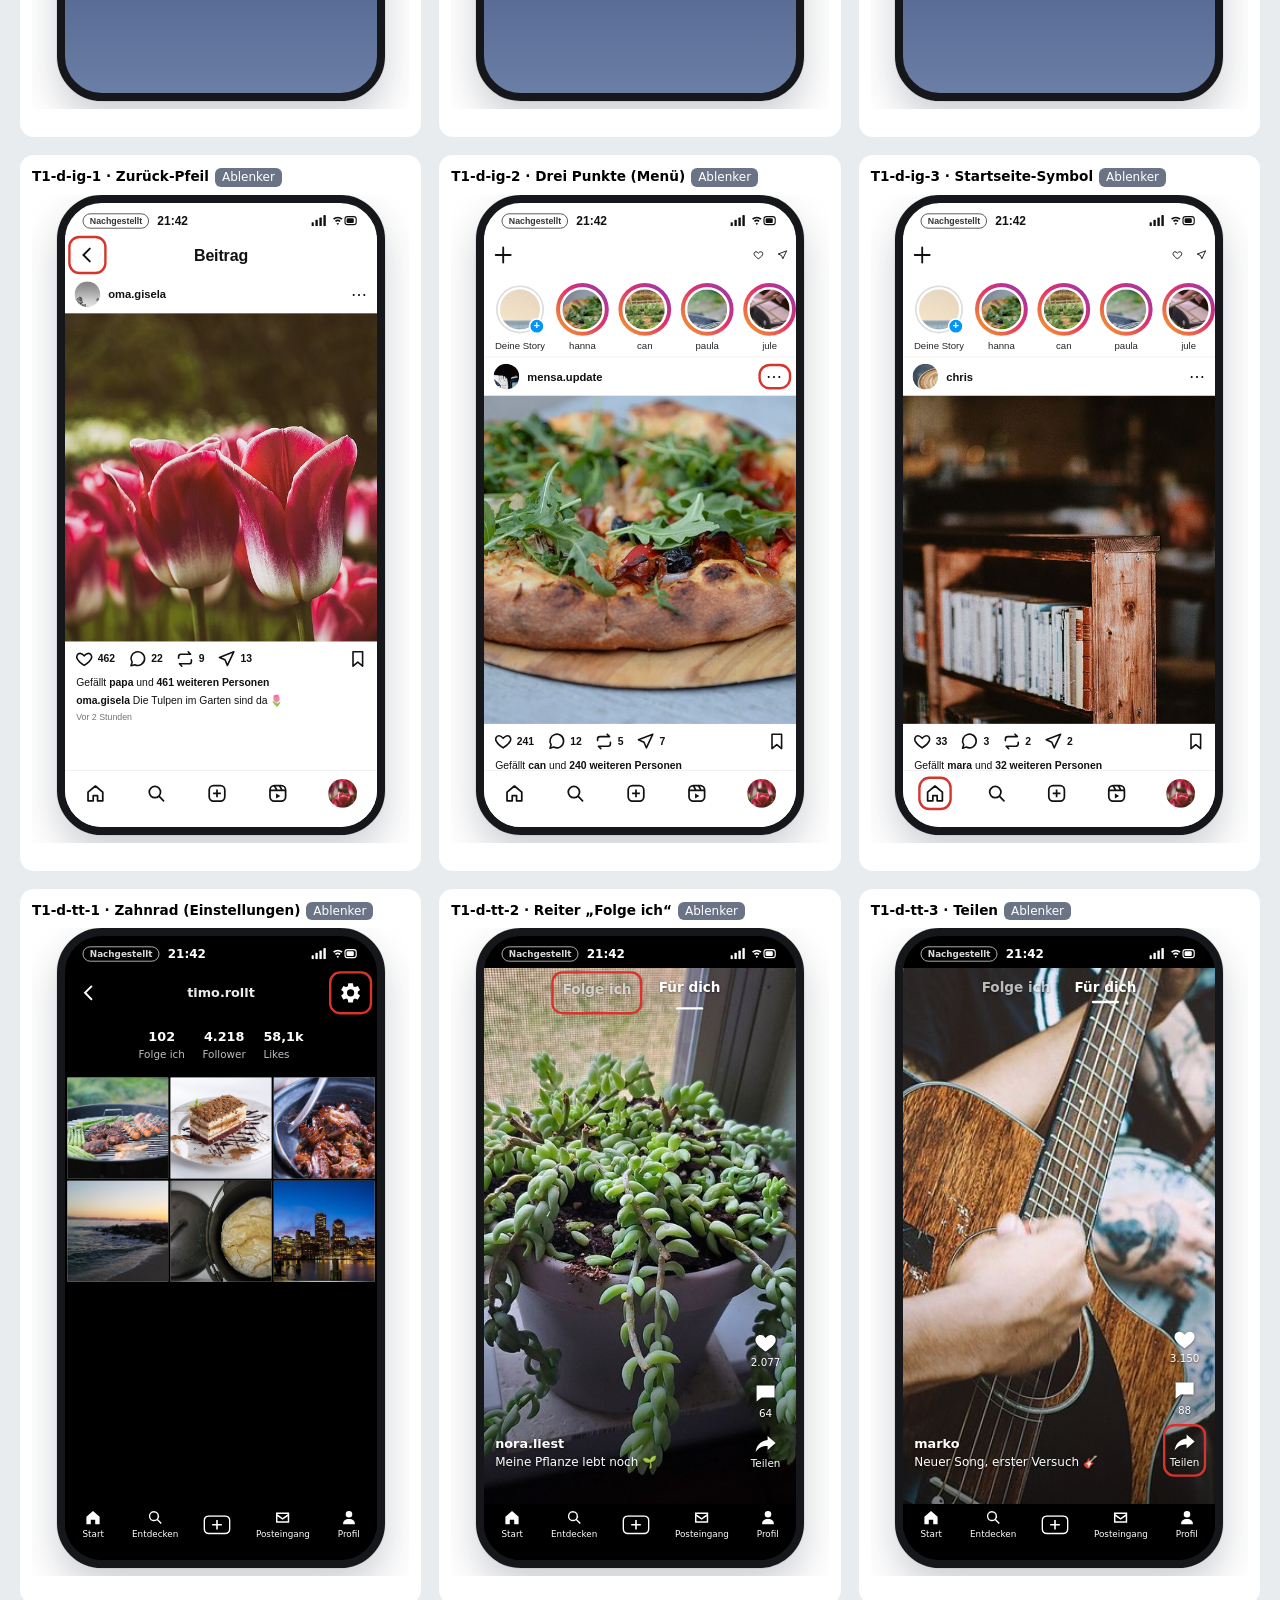
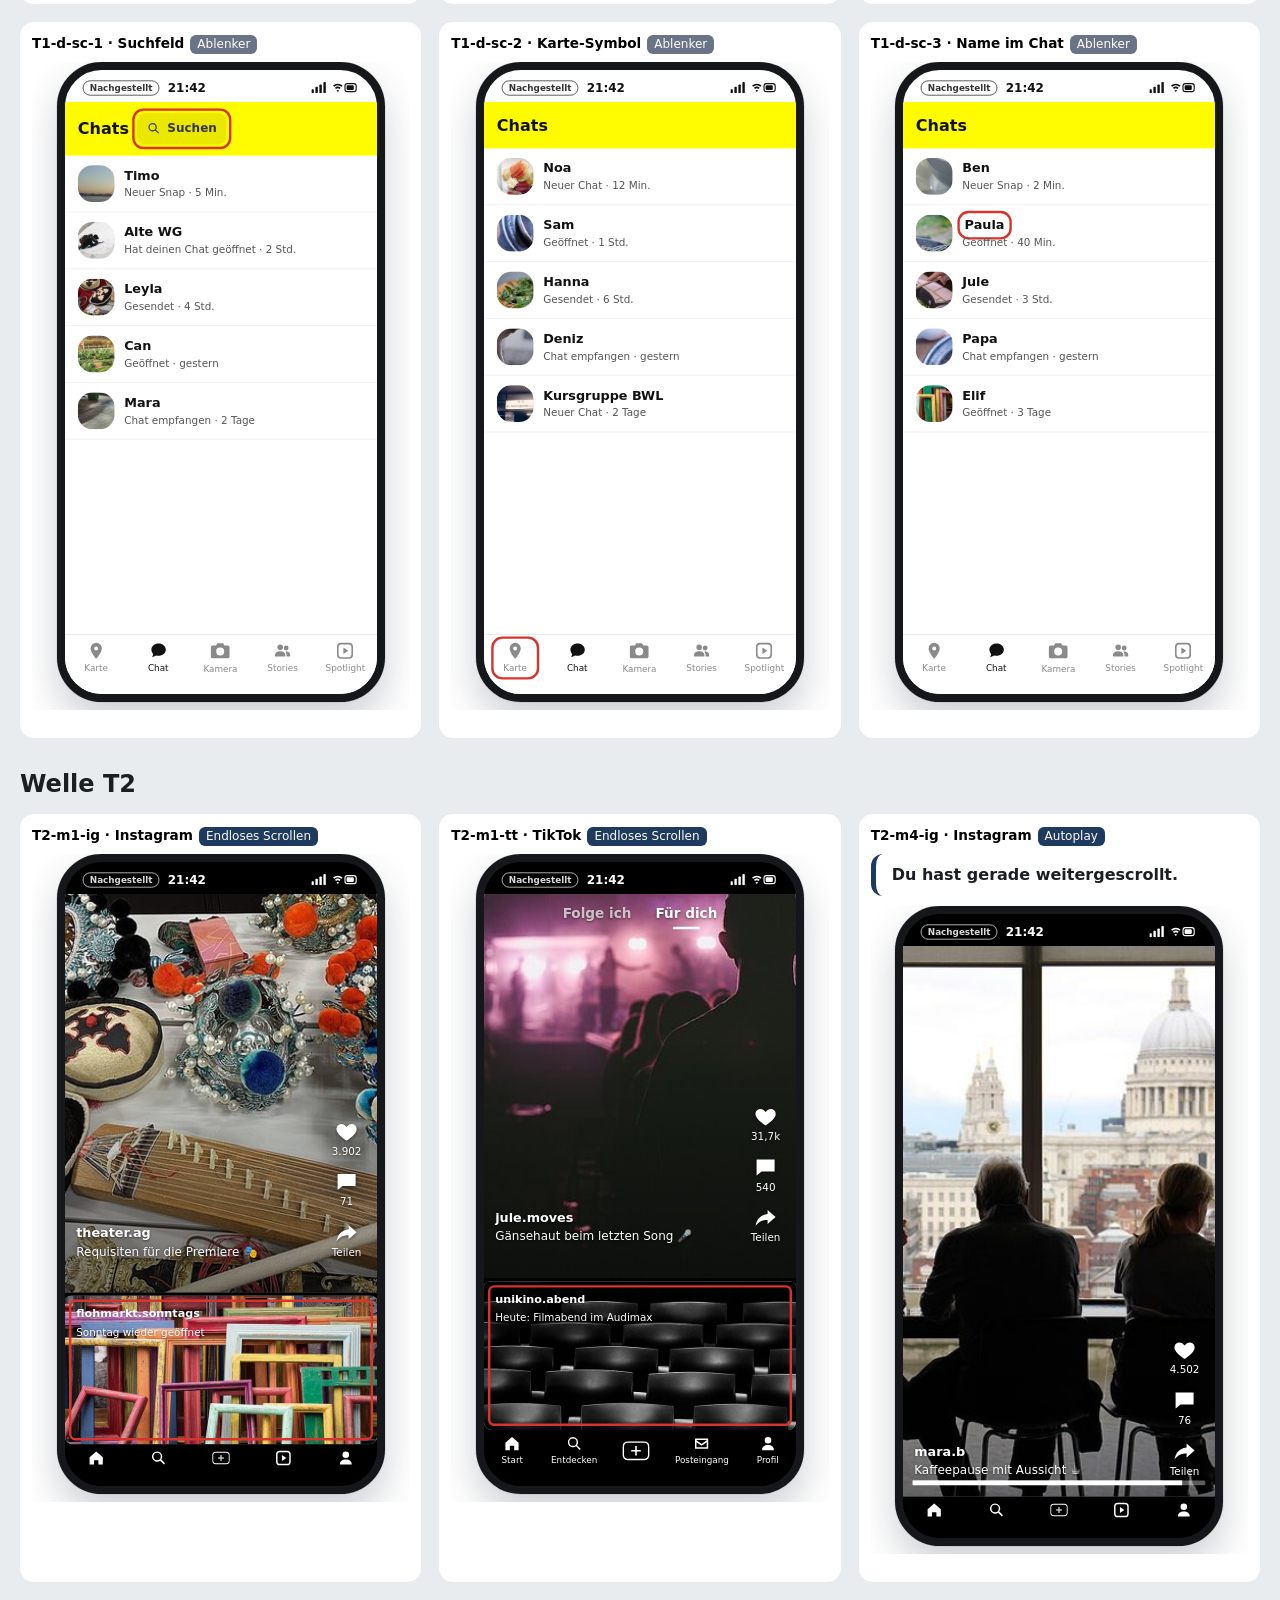
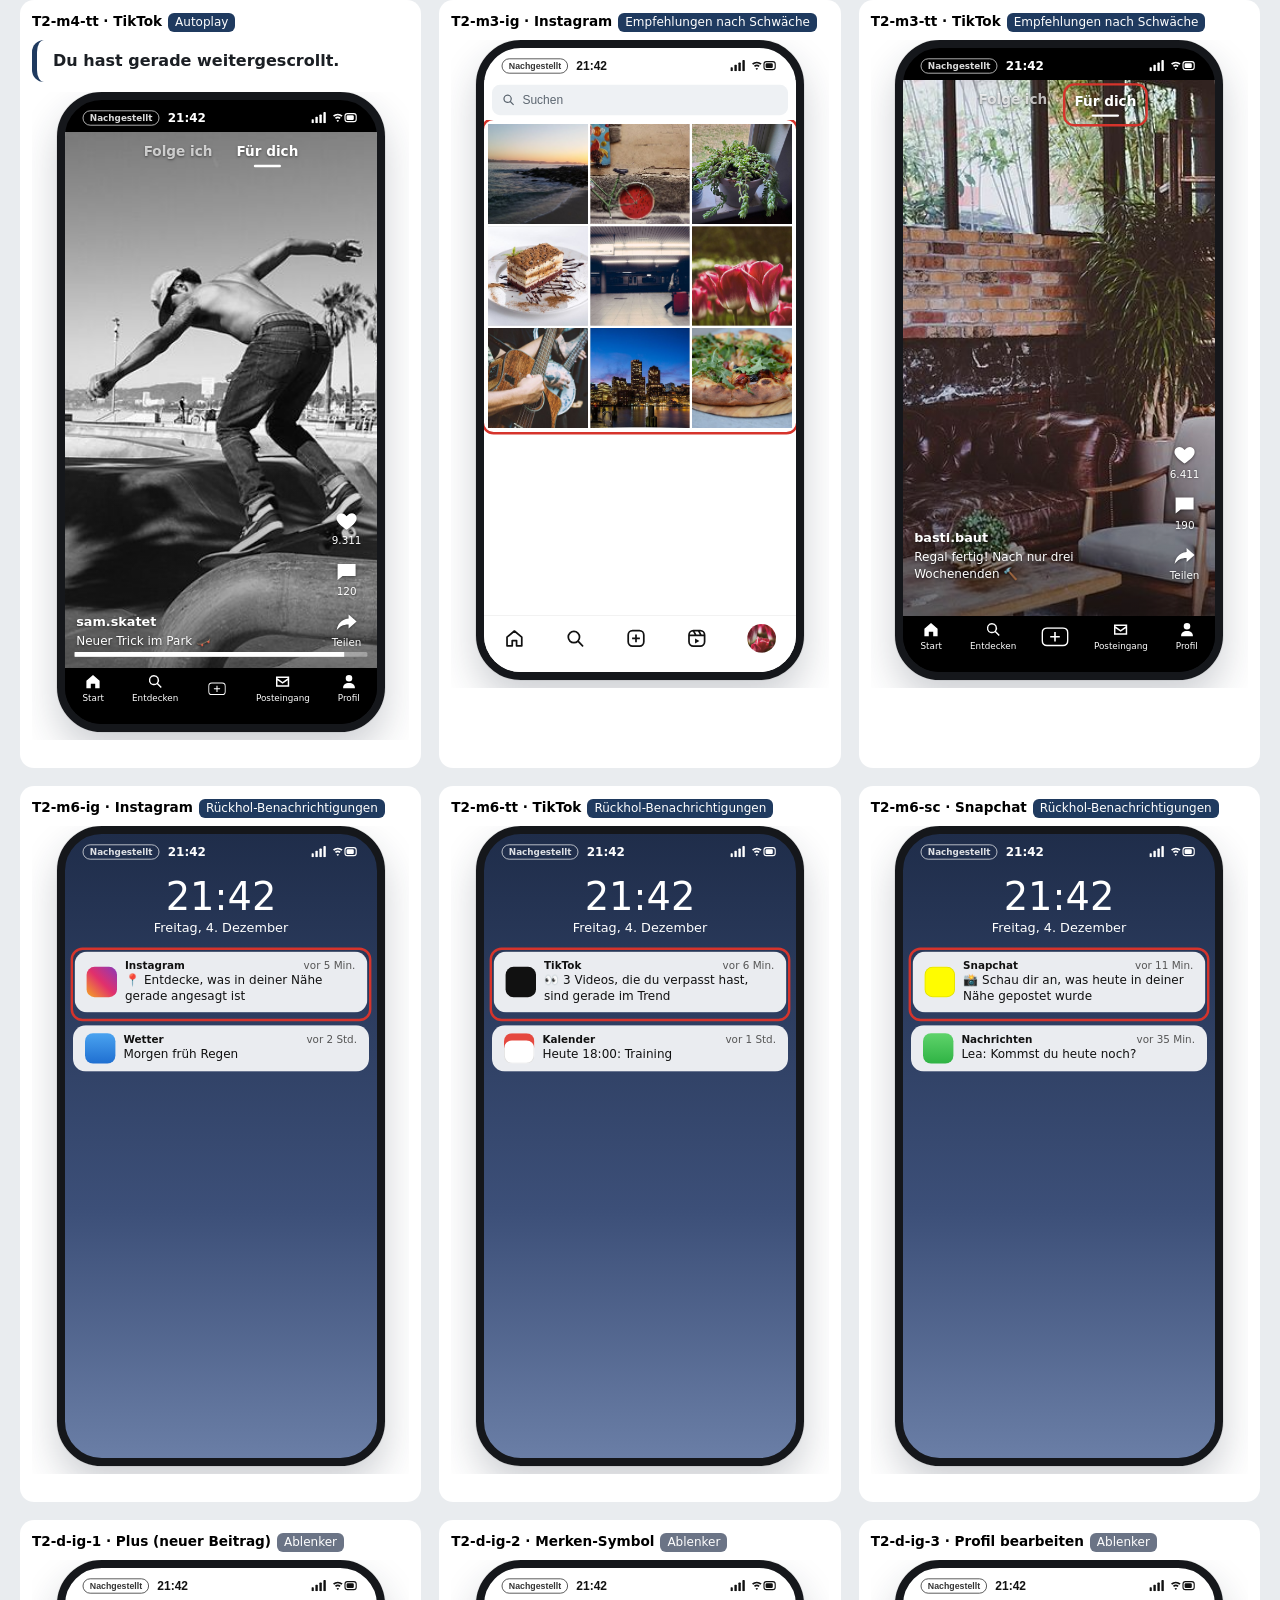
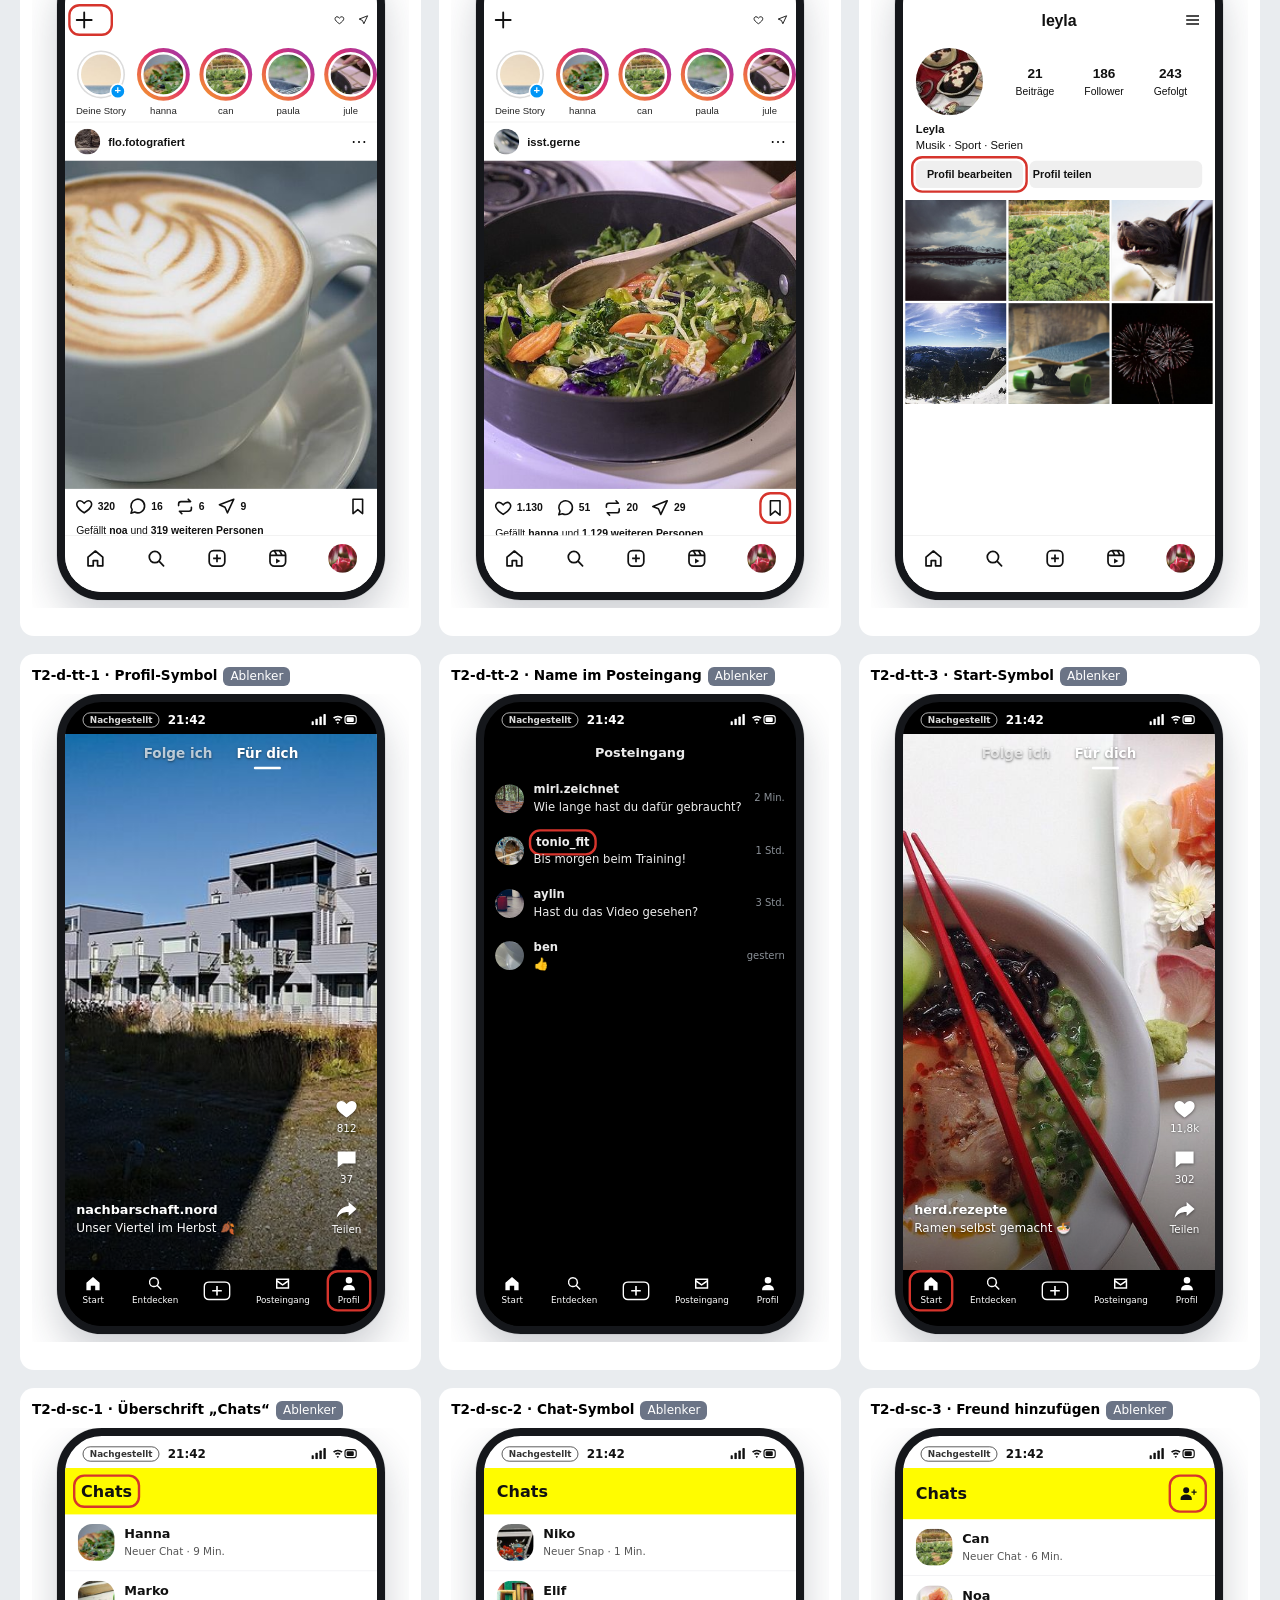
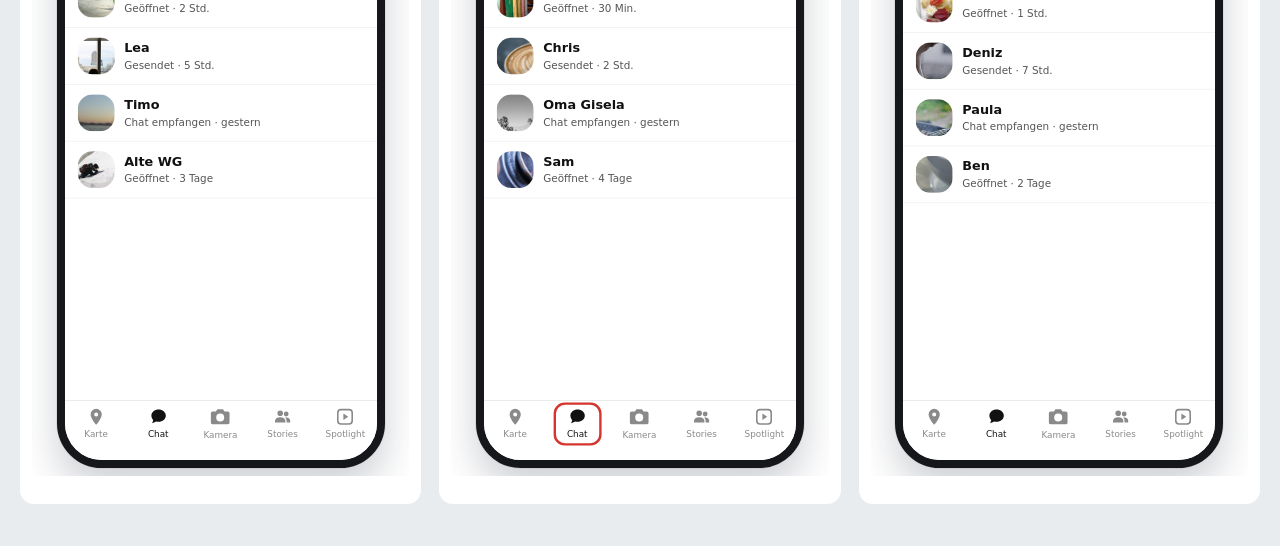
<file: recognition/preview.html>
<!doctype html>
<html lang="de">
<head>
  <meta charset="utf-8">
  <meta name="viewport" content="width=device-width, initial-scale=1">
  <meta name="robots" content="noindex, nofollow">
  <title>Screens Wiedererkennung</title>
  <link rel="stylesheet" href="../boost/styles.css">
  <link rel="stylesheet" href="rec.css">
  <style>
    body { background: #e9ecef; margin: 0; font-family: "Segoe UI", system-ui, sans-serif; }
    .wrap { max-width: 1400px; margin: 0 auto; padding: 20px; }
    h1 { font-size: 1.4rem; } h2 { margin: 28px 0 12px; }
    .grid { display: grid; grid-template-columns: repeat(auto-fill, minmax(340px, 1fr)); gap: 18px; }
    .cell { background: #fff; border-radius: 14px; padding: 12px; }
    .cell .info { font-size: 0.85rem; color: #444; margin-bottom: 8px; line-height: 1.4; }
    .cell .info b { color: #000; }
    .cell .tagd { display: inline-block; background: #6b7486; color: #fff; border-radius: 6px; padding: 1px 7px; font-size: 0.75rem; margin-left: 6px; }
    .cell .tagm { display: inline-block; background: #1f3a5f; color: #fff; border-radius: 6px; padding: 1px 7px; font-size: 0.75rem; margin-left: 6px; }
    .rec-stage { height: 648px; }
    table { border-collapse: collapse; background: #fff; font-size: .8rem; margin-bottom: 10px; }
    td, th { border: 1px solid #bbb; padding: 4px 6px; vertical-align: top; }
    body.single .wrap { padding: 0; }
  </style>
</head>
<body>
<div class="wrap">
  <h1>Screens der Wiedererkennung (T0, T1, T2) – Durchsicht, nur intern</h1>
  <p>Oben die Zuordnung je App-Kombination (Beispiel-Code „VORSCHAU“; die Reihenfolge ist je Person zufällig),
     darunter alle Screens je Welle. <code>?single=T0-m4-ig</code> zeigt einen einzelnen Screen,
     <code>?welle=T1</code> nur eine Welle.</p>
  <div id="combos"></div>
  <div id="out"></div>
</div>
<script src="sets.js"></script>
<script src="render.js"></script>
<script>
(function () {
  var R = window.RECOGNITION;
  var APP = { ig: "Instagram", tt: "TikTok", sc: "Snapchat" };
  var q = new URLSearchParams(location.search);
  var out = document.getElementById("out");
  function cell(grid, entry, label, tag, dist) {
    var c = document.createElement("div"); c.className = "cell";
    var info = document.createElement("div"); info.className = "info";
    info.innerHTML = "<b>" + label + "</b>" + '<span class="' + (dist ? "tagd" : "tagm") + '">' + tag + "</span>";
    c.appendChild(info);
    if (entry.ctx) { var p = document.createElement("p"); p.className = "rec-ctx"; p.textContent = entry.ctx; c.appendChild(p); }
    c.appendChild(R.render(entry, {})); grid.appendChild(c);
  }
  if (q.get("single")) {
    document.body.className = "single";
    document.querySelector(".wrap").innerHTML = "";
    document.querySelector(".wrap").appendChild(R.render({ id: q.get("single") }, {}));
    return;
  }
  var waves = q.get("welle") ? [q.get("welle")] : ["T0", "T1", "T2"];
  var combos = [["ig"], ["tt"], ["sc"], ["ig", "tt"], ["ig", "sc"], ["tt", "sc"], ["ig", "tt", "sc"]];
  var tbl = "<table><tr><th>Apps</th>" + waves.map(function (w) { return "<th>" + w + "</th>"; }).join("") + "</tr>";
  combos.forEach(function (c) {
    tbl += "<tr><td>" + c.join("+") + "</td>" + waves.map(function (w) {
      return "<td>" + R.waveSet(w, c, "VORSCHAU").map(function (e) {
        return e.position + ": " + e.muster + " = " + e.id + (e.fallback ? " (Fallback)" : "");
      }).join("<br>") + "</td>";
    }).join("") + "</tr>";
  });
  document.getElementById("combos").innerHTML = tbl + "</table>";
  waves.forEach(function (w) {
    var h = document.createElement("h2"); h.textContent = "Welle " + w; out.appendChild(h);
    var g = document.createElement("div"); g.className = "grid"; out.appendChild(g);
    R.CORE.forEach(function (m) {
      Object.keys(R.SETS[w][m]).forEach(function (a) {
        var id = R.SETS[w][m][a];
        cell(g, { id: id, app: a, ctx: m === "m4" ? "Du hast gerade weitergescrollt." : null }, id + " · " + (APP[a] || a), R.MUSTER[m], false);
      });
    });
    Object.keys(R.DISTRACTORS[w]).forEach(function (a) {
      R.DISTRACTORS[w][a].forEach(function (d) { cell(g, { id: d.id, app: a }, d.id + " · " + d.name, "Ablenker", true); });
    });
  });
})();
</script>
</body>
</html>
</file>
<file: boost/styles.css>
:root {
  --primary: #1f3a5f;
  --primary-dark: #152a45;
  --primary-soft: #eaf0f7;
  --mark: #c0392b;
  --mark-text: #8e1c12;
  --human: #1e7a3c;
  --select: #e0b400;
  --text: #1b1f24;
  --muted: #5b6470;
  --line: #e3e0da;
  --page: #f5f3ef;
  --card: #ffffff;
  --desk: #e4e1db;
  --shadow: 0 1px 2px rgba(31,42,58,.06), 0 6px 20px rgba(31,42,58,.07);
  --font: -apple-system, BlinkMacSystemFont, "Segoe UI", Roboto, "Helvetica Neue", Arial, sans-serif;
  --dur: 350ms;
}

* { box-sizing: border-box; }

html { -webkit-text-size-adjust: 100%; text-size-adjust: 100%; }

html, body { margin: 0; padding: 0; }

body {
  font-family: var(--font);
  font-size: 1rem;
  line-height: 1.5;
  color: var(--text);
  background: var(--desk);
}

button, input { font: inherit; }

.frame {
  width: 100%;
  max-width: 390px;
  margin: 0 auto;
  height: 100vh;
  height: 100dvh;
  background: var(--page);
  display: flex;
  flex-direction: column;
  position: relative;
  overflow: hidden;
}

@media (min-width: 500px) and (min-height: 600px) {
  body { padding: 24px 0; }
  .frame {
    height: min(844px, calc(100vh - 48px));
    height: min(844px, calc(100dvh - 48px));
    border-radius: 28px;
    box-shadow: 0 0 0 1px #cfcac2, 0 12px 40px rgba(0,0,0,.12);
  }
}

.sr-only {
  position: absolute !important;
  width: 1px; height: 1px;
  padding: 0; margin: -1px;
  overflow: hidden; clip: rect(0,0,0,0);
  white-space: nowrap; border: 0;
}

:focus-visible {
  outline: 3px solid #2f6fd6;
  outline-offset: 2px;
}
[tabindex="-1"]:focus { outline: none; }


.page {
  flex: 1 1 auto;
  display: flex;
  flex-direction: column;
  min-height: 0;
}


.lp-foot {
  flex: 0 0 auto;
  padding: 10px 20px calc(16px + env(safe-area-inset-bottom));
  background: var(--page);
}


.tp-body {
  flex: 1 1 auto;
  min-height: 0;
  overflow-y: auto;
  -webkit-overflow-scrolling: touch;
  padding: 36px 24px 12px;
}
.tp-kicker {
  margin: 0 0 6px;
  font-size: 0.8125rem;
  font-weight: 600;
  letter-spacing: .04em;
  text-transform: uppercase;
  color: var(--muted);
}
.tp h1 {
  font-size: 1.75rem;
  line-height: 1.2;
  letter-spacing: -.01em;
  color: var(--primary);
  margin: 0 0 20px;
}
.tp p { margin: 0 0 16px; line-height: 1.6; }
.tp-score {
  background: var(--card);
  border-radius: 16px;
  padding: 14px 16px;
  font-weight: 700;
  box-shadow: var(--shadow);
}

.field { margin: 8px 0 18px; }
.field label { display: block; font-weight: 700; margin-bottom: 6px; }
.field input {
  width: 100%;
  min-height: 52px;
  padding: 10px 14px;
  border: 2px solid #8a939e;
  border-radius: 14px;
  background: #fff;
  font-size: 1rem;
}
.field .error { color: var(--mark-text); margin-top: 6px; font-size: 0.95rem; }


.btn {
  display: block;
  width: 100%;
  min-height: 54px;
  padding: 14px 16px;
  border: 0;
  border-radius: 16px;
  background: var(--primary);
  color: #fff;
  font-size: 1.0625rem;
  font-weight: 700;
  cursor: pointer;
  text-align: center;
  text-decoration: none;
  transition: background-color 150ms;
}
.btn:hover { background: var(--primary-dark); }
.btn:disabled { background: #a7b0bb; color: #fff; cursor: not-allowed; }
.btn.secondary {
  background: transparent;
  color: var(--primary);
  border: 2px solid var(--primary);
  margin-top: 10px;
}
.status-line { min-height: 1.5em; margin: 8px 0 0; color: var(--muted); }


.lp-head {
  flex: 0 0 auto;
  display: flex;
  justify-content: space-between;
  align-items: center;
  gap: 12px;
  padding: 14px 20px 4px;
}
.lp-step { font-size: 0.875rem; font-weight: 600; color: var(--muted); }
.lp-app {
  font-size: 0.8125rem;
  font-weight: 600;
  color: var(--primary);
  background: var(--card);
  border: 1px solid var(--line);
  border-radius: 999px;
  padding: 3px 12px;
}
.fallback-note {
  flex: 0 0 auto;
  padding: 2px 20px 0;
  font-size: 0.875rem;
  color: var(--muted);
}

.lp-stage {
  flex: 1 1 auto;
  min-height: 0;
  overflow-y: auto;
  -webkit-overflow-scrolling: touch;
  display: flex;
  flex-direction: column;
  align-items: center;
  row-gap: 14px;
  padding: 10px 20px 12px;
}
.lp-ctx {
  margin: 0;
  width: 100%;
  padding: 11px 14px 11px 16px;
  border-left: 5px solid var(--primary);
  border-radius: 14px;
  background: var(--card);
  box-shadow: var(--shadow);
  font-size: 1.0625rem;
  font-weight: 600;
  line-height: 1.4;
  color: var(--text);
  outline: none;
}

.lp-ctx.changed { animation: ctx-flash 900ms ease-out; }
@keyframes ctx-flash { 0%, 35% { background: #fff4c2; } 100% { background: var(--card); } }
.lp-ctx[hidden] { display: none; }

.lp-ctx-hint { margin: -6px 0 0; width: 100%; padding: 9px 14px; border-radius: 12px;
  background: var(--primary-soft); color: var(--primary); font-weight: 700; font-size: 1rem; line-height: 1.35; text-align: center; }
.lp-ctx-hint[hidden] { display: none; }
.lp-panel { width: 100%; flex: 0 0 auto; }
.lp-panel:empty { display: none; }
.lp-panel.reserved { visibility: hidden; }


.device-wrap {
  position: relative;
  flex: 0 0 auto;
  transition: width 320ms cubic-bezier(.2,.7,.2,1), height 320ms cubic-bezier(.2,.7,.2,1);
}
.device {
  position: absolute;
  left: 0; top: 0;
  width: 410px;
  height: 800px;
  transform-origin: 0 0;
  transition: transform 320ms cubic-bezier(.2,.7,.2,1);
  border: 10px solid #15171b;
  border-radius: 56px;
  overflow: hidden;
  background: #fff;
  display: flex;
  flex-direction: column;
  box-shadow: 0 0 0 1px rgba(0,0,0,.08), 0 24px 48px rgba(31,42,58,.22);
}
.device-wrap.no-anim, .device-wrap.no-anim .device { transition: none; }
.device-status {
  flex: 0 0 auto;
  height: 40px;
  display: flex;
  align-items: center;
  gap: 10px;
  padding: 4px 24px 0 22px;
  font-size: 15px;
  font-weight: 600;
  color: #111;
  position: relative;
  z-index: 6;
}
.device-tag {
  font-size: 11px;
  font-weight: 700;
  border: 1.5px solid currentColor;
  border-radius: 999px;
  padding: 0 8px;
  line-height: 17px;
  opacity: .85;
}
.device-time { margin-right: auto; }
.device-icons svg { display: block; width: 58px; height: 14px; fill: currentColor; color: currentColor; }
.device.tt, .device.rl { background: #000; }
.device.tt .device-status, .device.rl .device-status, .device.lock .device-status, .device.igc .device-status { color: #fff; }
.device.igc { background: #111; }

.screen-body {
  flex: 1 1 auto;
  position: relative;
  min-height: 0;
  display: flex;
  flex-direction: column;
  overflow: hidden;
}
.screen-body.scroll {
  display: block;
  overflow-y: auto;
  -webkit-overflow-scrolling: touch;
  padding-bottom: 24px;
}


.q-card {
  margin: 0;
  padding: 18px 16px 12px;
  border: 0;
  border-radius: 20px;
  background: var(--card);
  box-shadow: var(--shadow);
  min-width: 0;
}
.q-card legend {
  float: left;
  width: 100%;
  padding: 0;
  margin: 0 0 8px;
  font-size: 1.125rem;
  line-height: 1.35;
  font-weight: 700;
  outline: none;
}
.q-card legend + * { clear: both; }
.opt {
  display: flex;
  align-items: center;
  gap: 12px;
  min-height: 52px;
  margin: 0 0 8px;
  padding: 10px 14px;
  border: 1.5px solid var(--line);
  border-radius: 14px;
  background: #fff;
  cursor: pointer;
  transition: border-color 150ms, background-color 150ms;
}
.opt:has(input:checked) { border-color: var(--primary); background: var(--primary-soft); }
.opt input {
  width: 22px; height: 22px;
  margin: 0;
  flex: 0 0 auto;
  accent-color: var(--primary);
}


.callout {
  background: #fff6d8;
  border-left: 5px solid #e0a400;
  border-radius: 14px;
  padding: 14px 16px;
  color: #2b2410;
  font-weight: 600;
  line-height: 1.45;
  box-shadow: var(--shadow);
  outline: none;
}


.ex-card {
  background: var(--card);
  border-radius: 20px;
  padding: 20px 18px 8px;
  box-shadow: var(--shadow);
}
.ex-card h2 {
  font-size: 1.375rem;
  line-height: 1.25;
  color: var(--primary);
  margin: 0 0 10px;
  outline: none;
}
.verdict {
  margin: 0 0 6px;
  padding: 8px 12px;
  border-radius: 12px;
  background: #f1f2f4;
  font-size: 0.9375rem;
}
.lines { margin: 0; }
.lines > div { padding: 12px 0; border-top: 1px solid #eeebe6; }
.lines > div:first-child { border-top: 0; }
.lines dt { font-weight: 700; color: var(--primary); margin-bottom: 2px; }
.lines dd { margin: 0; line-height: 1.5; }


.feedback { margin: 0; outline: none; }
.feedback.good,
.feedback.neutral,
.feedback:not(.good):not(.neutral) {
  background: var(--card);
  border-radius: 16px;
  padding: 14px 16px;
  box-shadow: var(--shadow);
  line-height: 1.5;
}
.feedback.good { border-left: 5px solid var(--human); }
.feedback.neutral { border-left: 5px solid #8a939e; }


.mark {
  position: absolute;
  z-index: 3;
  border: 3px solid var(--mark);
  border-radius: 10px;
  box-shadow: 0 0 0 2px rgba(255,255,255,.75);
  pointer-events: none;
}
.fade-in { animation: fade-in 260ms ease-out both; }
@keyframes fade-in { from { opacity: 0; } to { opacity: 1; } }


.avatar {
  flex: 0 0 auto;
  width: 36px; height: 36px;
  border-radius: 50%;
  background: #c99aa8;
}
.app-icon {
  flex: 0 0 auto;
  width: 38px; height: 38px;
  border-radius: 10px;
  background: #999;
}
.ai-ig { background: linear-gradient(45deg, #f5a623 0%, #e1306c 50%, #8a3ab9 100%); }
.ai-tt { background: #111; }
.ai-sc { background: #fffc00; box-shadow: inset 0 0 0 1px rgba(0,0,0,.12); }
.ai-fb { background: #1877f2; }
.ai-x { background: #2f3336; box-shadow: inset 0 0 0 1px rgba(255,255,255,.2); }


.app-tiles { display: flex; flex-direction: column; gap: 10px; margin: 4px 0 16px; }
.app-tile {
  display: flex;
  align-items: center;
  gap: 14px;
  width: 100%;
  min-height: 56px;
  padding: 8px 14px;
  border: 2px solid #c9ced4;
  border-radius: 14px;
  background: #fff;
  color: var(--text);
  font-size: 1.0625rem;
  font-weight: 600;
  text-align: left;
  cursor: pointer;
}
.app-tile .app-icon { width: 34px; height: 34px; border-radius: 9px; }
.app-tile .app-name { flex: 1 1 auto; }
.tile-check {
  width: 26px; height: 26px;
  border-radius: 50%;
  border: 2px solid #9aa3ad;
  display: flex; align-items: center; justify-content: center;
}
.tile-check svg { width: 18px; height: 18px; fill: transparent; }
.app-tile[aria-pressed="true"] { border-color: var(--primary); background: #f1f5fa; }
.app-tile[aria-pressed="true"] .tile-check { background: var(--primary); border-color: var(--primary); }
.app-tile[aria-pressed="true"] .tile-check svg { fill: #fff; }




.tt, .rl { background: #000; color: #fff; }
.tt .feed, .rl .feed {
  flex: 1 1 auto;
  position: relative;
  overflow: hidden;
  min-height: 0;
}
.tt .track, .rl .track {
  position: absolute;
  inset: 0;
  transition: transform var(--dur) cubic-bezier(.2,.7,.2,1);
}
.tt .track.still, .rl .track.still { transition: none; }
.tt .post, .rl .post {
  position: relative;
  height: 100%;
  background-size: cover;
  background-position: center;
}

.tt .post, .rl .post { overflow: hidden; }
.post-bg {
  position: absolute;
  inset: 0;
  background-size: cover;
  background-position: center;
}

.tt .post::after, .rl .post::after {
  content: "";
  position: absolute;
  left: 0; right: 0; bottom: 0;
  height: 45%;
  background: linear-gradient(180deg, rgba(0,0,0,0) 0%, rgba(0,0,0,.5) 100%);
  pointer-events: none;
}
.tt .post .meta, .rl .post .meta, .tt .post .side, .rl .post .side, .rl .bar { z-index: 1; }
.tt .post .meta, .rl .post .meta {
  position: absolute;
  left: 14px; right: 76px; bottom: 40px;
  text-shadow: 0 1px 3px rgba(0,0,0,.6);
}
.tt .post .user, .rl .post .user { font-weight: 700; font-size: 1rem; }
.tt .post .cap, .rl .post .cap { font-size: 0.9375rem; }
.tt .post .side, .rl .post .side {
  position: absolute;
  right: 8px; bottom: 40px;
  width: 60px;
  display: flex;
  flex-direction: column;
  align-items: center;
  gap: 14px;
  font-size: 0.8125rem;
  text-shadow: 0 1px 3px rgba(0,0,0,.6);
}
.tt .post .side span, .rl .post .side span { display: flex; flex-direction: column; align-items: center; }
.tt .post .side svg, .rl .post .side svg { width: 30px; height: 30px; fill: #fff; color: #fff; filter: drop-shadow(0 1px 2px rgba(0,0,0,.5)); }
.tt .nav, .rl .nav {
  flex: 0 0 auto;
  display: flex;
  justify-content: space-around;
  align-items: center;
  background: #000;
  padding: 6px 0 24px;
  font-size: 0.6875rem;
}
.tt .nav span, .rl .nav span { display: flex; flex-direction: column; align-items: center; gap: 2px; min-width: 44px; }
.tt .nav svg, .rl .nav svg { width: 22px; height: 22px; fill: #fff; color: #fff; }
.tt .nav .plus svg { width: 34px; height: 24px; }


.tt .track.to-b { transform: translateY(calc(-100% - 56px)); }
.tt .seam-zone { position: absolute; left: 8px; right: 8px; bottom: 14px; height: 84px; pointer-events: none; }


.rl .track.to-b { transform: translateY(-100%); }
.rl .post .meta { bottom: 22px; }
.rl .post .side { bottom: 22px; }
.rl .post .time { font-size: 0.875rem; font-weight: 700; margin-top: 4px; }
.rl .bar {
  position: absolute;
  left: 0; right: 0; bottom: 0;
  height: 4px;
  background: rgba(255,255,255,.35);
}
.rl .bar span { display: block; height: 100%; background: #fff; }
.rl .bar span.run { width: 0; animation: bar-run 4s linear infinite; }
.is-export .rl .bar span.run { animation-play-state: paused; }

.tt-tabs {
  position: absolute;
  z-index: 2;
  top: 10px; left: 0; right: 0;
  display: flex;
  justify-content: center;
  gap: 22px;
  font-size: 1.0625rem;
  font-weight: 600;
  color: rgba(255,255,255,.7);
  text-shadow: 0 1px 3px rgba(0,0,0,.5);
}
.tt-tabs span { padding: 2px 4px 6px; position: relative; }
.tt-tabs span.on { color: #fff; }
.tt-tabs span.on::after { content: ""; position: absolute; left: 30%; right: 30%; bottom: 0; height: 3px; border-radius: 2px; background: #fff; }
.tt-av { position: relative; margin-bottom: 8px; }
.tt-av .avatar { width: 46px; height: 46px; border: 2px solid #fff; font-size: 1.125rem; }
.tt-av i {
  position: absolute;
  left: 50%; bottom: -9px;
  transform: translateX(-50%);
  width: 20px; height: 20px;
  border-radius: 50%;
  background: #fe2c55;
  color: #fff;
  font-style: normal;
  font-weight: 700;
  font-size: 15px;
  line-height: 19px;
  text-align: center;
}
@keyframes bar-run { from { width: 0; } to { width: 100%; } }


.ig { background: #fff; color: #111; }
.ig-head {
  display: flex;
  justify-content: space-between;
  align-items: center;
  padding: 10px 14px;
  border-bottom: 1px solid var(--line);
  background: #fff;
  position: relative;
  z-index: 2;
}
.ig-title { font-size: 1.375rem; font-weight: 700; letter-spacing: -.2px; }
.ig-icons { display: flex; gap: 16px; margin-left: auto; }
.ig-plus svg { display: block; width: 30px; height: 22px; color: #111; fill: #111; }
.ig-title { margin-left: 12px; }
.ig-icons svg { width: 24px; height: 24px; color: #111; }

.ig .ig-head { display: grid; grid-template-columns: 44px 1fr 44px; align-items: center;
  flex: 0 0 auto; height: 50px; min-height: 50px; box-sizing: border-box; padding: 0 10px; border-bottom: 0; }
.ig-nav { flex: 0 0 auto; }
.ig .ig-head .ig-plus svg { width: 28px; height: 28px; fill: none; }
.ig .ig-head .ig-title { margin: 0; text-align: center; font-size: 1.25rem; }
.ig .ig-head .ig-icons { margin: 0; justify-content: flex-end; }
.ig .ig-head .ig-icons svg { width: 26px; height: 26px; }
.ig-content { transition: transform 200ms ease-out; }
.ig-content.pulled { transform: translateY(52px); }
.ig-content.settle { animation: settle 180ms ease-out both; }
@keyframes settle { from { transform: translateY(52px); } to { transform: none; } }
.ig-refresh {
  position: relative;
  display: flex;
  justify-content: center;
  align-items: center;
  gap: 8px;
  min-height: 40px;
  font-size: 0.875rem;
  color: #444;
}
.spinner {
  width: 20px; height: 20px;
  border: 2px solid #999;
  border-top-color: transparent;
  border-radius: 50%;
}
.spinner.spin { animation: spin 700ms linear infinite; }
@keyframes spin { to { transform: rotate(360deg); } }
.toast {
  position: absolute;
  left: 50%; top: 50%;
  transform: translate(-50%, -50%);
  background: #262626;
  color: #fff;
  font-size: 0.875rem;
  padding: 6px 14px;
  border-radius: 999px;
  white-space: nowrap;
}
.ig-post-head {
  position: relative;
  display: flex;
  align-items: center;
  gap: 10px;
  padding: 8px 14px;
}
.ig-post-head .avatar { width: 34px; height: 34px; flex: 0 0 auto; box-shadow: 0 0 0 2px #fff, 0 0 0 4px #d6d9de; }
.ig-who { display: flex; flex-direction: column; align-items: flex-start; gap: 3px; min-width: 0; }
.ig-post-head .user { font-weight: 600; font-size: 0.875rem; position: relative; }
.ig-post-head .sugg { font-size: 0.75rem; color: #555; position: relative; }
.ig-dots { margin-left: auto; font-size: 1.25rem; line-height: 1; color: #111; letter-spacing: 1px; }
.ig-img { height: 300px; background-size: cover; background-position: center; }
.ig-img.short { height: 60px; }

.ig { font-family: -apple-system, BlinkMacSystemFont, "Segoe UI", Roboto, Helvetica, Arial, sans-serif; }
.ig-img.ig-sq { height: 410px; }
.ig-actions { display: flex; align-items: center; gap: 16px; padding: 10px 12px 4px; color: #111; }
.ig-act { display: inline-flex; align-items: center; gap: 5px; font-size: 0.8125rem; font-weight: 600; }
.ig-actions svg { width: 24px; height: 24px; }
.ig-actions .ig-save { margin-left: auto; display: inline-flex; }
.ig-line { position: relative; padding: 4px 14px 0; font-size: 0.8125rem; }
.ig-likes b { font-weight: 600; }
.ig-cap { padding: 3px 14px 0; font-size: 0.8125rem; line-height: 1.4; }
.ig-cap b { font-weight: 600; }
.ig-time { padding: 3px 14px 14px; font-size: 0.6875rem; color: #737373; }

.ig-stbar { flex: 0 0 auto; padding: 8px 10px 10px; gap: 14px; border-bottom: 1px solid #efefef; }
.ig .st-expiry { flex: 0 0 auto; }
.ig-stbar .st-ring { width: 66px; height: 66px; }
.st-av.asset-loaded { color: transparent; }
.ig-post-head { padding: 8px 12px; }
.ig-post-head .avatar { width: 32px; height: 32px; box-shadow: none; }
.ig-refresh-in { display: inline-flex; align-items: center; gap: 8px; }

.ig-refresh:has(.toast) .ig-refresh-in > span:last-child { visibility: hidden; }


.ig-nav {
  position: relative; z-index: 5;
  display: flex; justify-content: space-around; align-items: center;
  height: 50px; background: #fff; border-top: 1px solid var(--line); color: #111;
}
.ig-nav svg { width: 26px; height: 26px; }
.ig-nav .ig-nav-av { width: 26px; height: 26px; font-size: 0.75rem; }

.ig-seam { position: relative; height: 62px; margin: -10px 0 -52px; pointer-events: none; }
.w1 .ig-img, .w1 .ig-img.ig-sq { height: 240px; }
.w1 .ig-img.short { height: 56px; }


.st-bar { display: flex; gap: 12px; padding: 10px 12px 4px; overflow: hidden; }
.st { flex: 0 0 auto; width: 66px; display: flex; flex-direction: column; align-items: center; gap: 4px; }
.st-ring {
  position: relative;
  width: 64px; height: 64px;
  border-radius: 50%;
  padding: 3px;
  border: 2px dashed transparent;
}
.st-ring::before {
  content: "";
  position: absolute;
  inset: -2px;
  border-radius: 50%;
  background: linear-gradient(45deg, #f5a623 0%, #e1306c 55%, #8a3ab9 100%);
  transition: opacity 300ms ease-out;
}
.st-ring.own::before { background: #dbdbdb; inset: 1px; }
.st-av {
  position: relative;
  display: flex; align-items: center; justify-content: center;
  width: 100%; height: 100%;
  border-radius: 50%;
  border: 3px solid #fff;
  color: #fff;
  font-weight: 700;
  font-size: 1.25rem;
  transition: filter 300ms ease-out, opacity 300ms ease-out;
}
.st-av.av0 { background: #8c9aa8; }
.st-av.av1 { background: #c98a9b; }
.st-av.av2 { background: #7f9fb8; }
.st-av.av3 { background: #b59a6a; }
.st-av.av4 { background: #7fa88a; }
.st-plus {
  position: absolute;
  right: 0; bottom: 0;
  width: 20px; height: 20px;
  border-radius: 50%;
  background: #0095f6;
  border: 2px solid #fff;
  color: #fff;
  font-size: 14px;
  line-height: 15px;
  text-align: center;
  font-weight: 700;
}
.st-name { font-size: 0.75rem; color: #262626; max-width: 66px; overflow: hidden; text-overflow: ellipsis; white-space: nowrap; }
.st-ring.expire::before, .st-ring.expired::before { opacity: 0; }
.st-ring.expire, .st-ring.expired { border-color: #b5b5b5; transition: border-color 300ms ease-out; }
.st-ring.expire .st-av, .st-ring.expired .st-av { filter: grayscale(1); opacity: .45; }
.st-expiry { padding: 2px 14px 8px; font-size: 0.8125rem; color: #737373; transition: opacity 300ms ease-out; }
.st-expiry.fade-out { opacity: 0; }


.igc { background: #111; color: #111; }
.igc-reel { flex: 0 0 210px; background-size: cover; background-position: center; filter: brightness(.7); }
.igc-sheet { flex: 1 1 auto; background: #fff; border-radius: 18px 18px 0 0; margin-top: -16px; position: relative; }
.igc-grip { width: 40px; height: 4px; border-radius: 2px; background: #d0d0d0; margin: 8px auto 0; }
.igc-head {
  padding: 12px 16px;
  font-weight: 700;
  font-size: 1.0625rem;
  border-bottom: 1px solid var(--line);
}
.igc-row {
  display: flex;
  align-items: center;
  gap: 12px;
  padding: 12px 16px;
  border-bottom: 1px solid #f0f1f3;
}
.igc-row.mine { background: #f2f5fb; }
.igc-text { flex: 1 1 auto; }
.igc-text .user { font-weight: 600; font-size: 0.9375rem; }
.igc-like {
  flex: 0 0 auto;
  display: flex;
  flex-direction: column;
  align-items: center;
  min-width: 36px;
  font-size: 0.875rem;
  color: #555;
}
.igc-like svg { width: 18px; height: 18px; color: #777; }
.igc-row.mine .igc-like svg { fill: #d62d3a; }
.igc-row.mine .igc-like { color: #c0392b; font-weight: 700; }
.igc-like.pop .n { animation: pop 320ms ease-out; }
@keyframes pop { 0% { transform: scale(1); } 45% { transform: scale(1.8); } 100% { transform: scale(1); } }


.lock { background: linear-gradient(180deg, #1f2d4a 0%, #3c4f78 60%, #6a7ea6 100%); color: #fff; }
.lock .screen-body { padding: 0 10px 28px; }
.lock-clock { text-align: center; font-size: 3rem; font-weight: 300; line-height: 1.1; margin-top: 12px; }
.lock-date { text-align: center; font-size: 1rem; margin-bottom: 6px; }
.lock-list { display: flex; flex-direction: column; gap: 8px; padding-top: 10px; }
.note {
  position: relative;
  display: flex;
  align-items: center;
  gap: 10px;
  width: 100%;
  min-height: 52px;
  padding: 7px 12px;
  border: 3px solid transparent;
  border-radius: 16px;
  background: rgba(245,246,248,.95);
  color: #111;
  text-align: left;
  font-size: 0.9375rem;
  line-height: 1.3;
}
button.note { cursor: pointer; }
button.note[aria-pressed="true"] { border-color: var(--select); box-shadow: 0 0 0 2px rgba(224,180,0,.35); }
.note-main { flex: 1 1 auto; display: flex; flex-direction: column; min-width: 0; }
.note-top { display: flex; justify-content: space-between; gap: 8px; font-size: 0.8125rem; }
.note-top span { color: #555; }
.note.human { border-color: var(--human); }
.note.app { border-color: var(--mark); }
.note-tag {
  position: absolute;
  right: 10px; bottom: -11px;
  font-size: 0.75rem;
  font-weight: 700;
  color: #fff;
  padding: 1px 8px;
  border-radius: 999px;
}
.note.human .note-tag { background: var(--human); }
.note.app .note-tag { background: var(--mark); }
.lock .note { margin-bottom: 6px; }
.picked {
  position: absolute;
  left: -6px; top: -8px;
  width: 22px; height: 22px;
  border-radius: 50%;
  background: var(--select);
  display: flex; align-items: center; justify-content: center;
}
.picked svg { width: 16px; height: 16px; fill: #111; }


.snap { background: #fff; color: #111; }
.snap-head { background: #fffc00; color: #111; font-weight: 700; font-size: 1.25rem; padding: 14px 16px; }
.snap-row {
  display: flex;
  align-items: center;
  gap: 12px;
  padding: 12px 16px;
  border-bottom: 1px solid #f0f1f3;
}
.snap-row .avatar { width: 46px; height: 46px; }
.snap-text { flex: 1 1 auto; }
.snap-text .user { font-weight: 700; }
.snap-text .status { font-size: 0.8125rem; color: #555; }
.streak { font-weight: 700; color: #b34a00; white-space: nowrap; padding: 2px 4px; }


.spot {
  position: absolute;
  z-index: 3;
  width: 44px; height: 44px;
  padding: 0;
  border: 0;
  background: transparent;
  display: flex;
  align-items: center;
  justify-content: center;
  cursor: pointer;
}
.spot > span {
  width: 30px; height: 30px;
  border-radius: 50%;
  background: var(--primary);
  color: #fff;
  font-weight: 700;
  font-size: 0.9375rem;
  display: flex; align-items: center; justify-content: center;
  box-shadow: 0 0 0 2px #fff, 0 2px 6px rgba(0,0,0,.3);
}
button.spot[aria-pressed="true"] > span { box-shadow: 0 0 0 2px #fff, 0 0 0 6px var(--select); }
.spot.target > span { background: var(--human); }
.spot.miss > span { background: #6b7280; }
.spot.mine > span { box-shadow: 0 0 0 2px #fff, 0 0 0 6px var(--select); }

.w1t {
  position: relative;
  display: inline-flex;
  align-items: center;
  outline: 2px dashed var(--primary);
  outline-offset: 4px;
  border-radius: 6px;
}
.w1t > .spot {
  position: absolute;
  top: 50%; right: -42px;
  transform: translateY(-50%);
  width: 36px; height: 36px;
}
.w1t > .spot > span { width: 26px; height: 26px; font-size: 0.875rem; }
.w1t.w1t-left > .spot { right: auto; left: -24px; }
.w1t.w1t-block { display: block; outline-offset: -3px; border-radius: 8px; }
.w1t.w1t-block > .spot { top: -14px; right: auto; left: 50%; transform: translateX(-50%); }
.ig-more { position: relative; }


.cards { background: #fff; color: #111; }
.cards .screen-body { padding: 16px 14px 28px; }
.cards-list { display: flex; flex-direction: column; gap: 12px; }
.card {
  position: relative;
  display: flex;
  align-items: center;
  gap: 12px;
  min-height: 64px;
  padding: 12px 14px;
  border: 2px solid #c9ced4;
  border-radius: 14px;
  background: #fff;
  cursor: pointer;
}
label.card:has(input:checked) { border-color: var(--select); box-shadow: 0 0 0 3px rgba(224,180,0,.35); }
.card input { width: 22px; height: 22px; margin: 0; flex: 0 0 auto; accent-color: var(--primary); }
.card-text { display: flex; flex-direction: column; font-size: 0.9375rem; line-height: 1.35; }
.card-text strong { font-size: 0.8125rem; }
div.card { cursor: default; }
.card.right { border-color: var(--human); }
.card.chosen { box-shadow: 0 0 0 3px rgba(224,180,0,.6); }
.card-check {
  margin-left: auto;
  width: 28px; height: 28px;
  flex: 0 0 auto;
  border-radius: 50%;
  background: var(--human);
  display: flex; align-items: center; justify-content: center;
}
.card-check svg { width: 18px; height: 18px; fill: #fff; }



.avatar {
  display: inline-flex;
  align-items: center;
  justify-content: center;
  color: #fff;
  font-weight: 700;
  font-size: 0.9375rem;
}
.avc0 { background: #c98a9b; }
.avc1 { background: #7f9fb8; }
.avc2 { background: #b59a6a; }
.avc3 { background: #7fa88a; }
.avc4 { background: #9b8ac9; }
.avc5 { background: #d39a6a; }
.avatar.bitmoji { border-radius: 40%; font-size: 1.125rem; box-shadow: inset 0 -6px 0 rgba(0,0,0,.08); }


.lp-stage .cards-list { width: 100%; }


@media (max-height: 700px) {
  .lp-head { padding-top: 10px; }
  .lp-stage { row-gap: 10px; padding-top: 6px; }
  .tp-body { padding-top: 24px; }
  .q-card { padding: 14px 14px 8px; }
  .opt { min-height: 46px; padding: 8px 12px; margin-bottom: 6px; }
  .callout { padding: 10px 14px; font-size: 0.9375rem; }
}

@media (prefers-reduced-motion: reduce) {
  :root { --dur: 1ms; }
  .fade-in, .ig-content.settle, .igc-like.pop .n { animation-duration: 1ms; }
  .ig-content { transition: none; }
  .st-ring::before, .st-av, .st-expiry { transition: none; }
  .device-wrap, .device { transition: none; }
  .post-bg { animation: none; }
}


.is-export .lp-foot,
.is-export .status-line,
.is-export .field,
.is-export .lp-stage[data-phase="ask"] .lp-panel { display: none; }

.noscript { padding: 20px; }




.avatar.asset-loaded { color: transparent !important; }


.relook {
  display: block; margin: 10px auto 0; background: none; border: none;
  color: var(--primary, #1f3a5f); text-decoration: underline;
  font-size: 0.95rem; cursor: pointer; padding: 8px;
}
.relook-overlay {
  position: fixed; inset: 0; z-index: 60; background: rgba(16, 20, 26, 0.92);
  display: flex; flex-direction: column; align-items: center; justify-content: center;
  gap: 10px; cursor: pointer;
}
.relook-stage { display: flex; justify-content: center; }
.relook-hint { color: #e8ebf2; font-size: 0.9rem; margin: 0; }


.story-full { position: absolute; inset: 0; background: #000; display: flex; flex-direction: column; }
.story-bars { display: flex; gap: 4px; padding: 10px 10px 6px; }
.story-bars span { flex: 1; height: 3px; border-radius: 2px; background: rgba(255,255,255,0.35); }
.story-bars span.done { background: #fff; }
.story-head { display: flex; align-items: center; gap: 9px; padding: 4px 12px 8px; color: #fff; }
.story-head .user { font-weight: 700; font-size: 15px; }
.story-age { color: rgba(255,255,255,0.8); font-size: 14px; }
.story-img { flex: 1; margin: 0 0 0; }
.story-reply { display: flex; align-items: center; gap: 10px; padding: 12px; }
.story-reply .story-field {
  flex: 1; border: 1px solid rgba(255,255,255,0.6); border-radius: 999px;
  color: rgba(255,255,255,0.85); padding: 10px 14px; font-size: 14px;
}
.story-reply svg { width: 22px; height: 22px; fill: #fff; }


.w2-card {
  display: block; min-width: 0; margin: 0; padding: 14px;
  border: 1px solid #d7dce2; border-radius: 14px; background: #fff;
}
.w2-card.is-good { border-color: #9cc9a7; }
.w2-card.is-wrong { border-color: #e2b4b4; }
.w2-top { display: flex; align-items: flex-start; gap: 12px; }
.w2-top .app-icon { flex: 0 0 auto; width: 36px; height: 36px; border-radius: 9px; }
.w2-top .card-text { flex: 1 1 auto; min-width: 0; }
.w2-choice { display: grid; grid-template-columns: 1fr 1fr; gap: 8px; margin-top: 12px; }
.w2-choice label { position: relative; cursor: pointer; }
.w2-choice input { position: absolute; opacity: 0; }
.w2-choice span {
  display: flex; align-items: center; justify-content: center; height: 100%; min-height: 44px;
  text-align: center; padding: 8px 6px; line-height: 1.25;
  border: 1px solid #c6cdd6; border-radius: 10px; font-size: 0.875rem; background: #fff;
}
.w2-choice input:checked + span {
  background: var(--primary); color: #fff; border-color: var(--primary); font-weight: 600;
}
.w2-choice input:focus-visible + span { outline: 3px solid var(--select); outline-offset: 2px; }
.w2-why { margin-top: 10px; font-size: 0.875rem; line-height: 1.5; color: #333; }
.w2-verdict {
  display: inline-block; font-weight: 700; border-radius: 6px; padding: 1px 8px;
  margin-right: 8px; font-size: 0.8125rem;
}
.w2-verdict.good { background: #e5f4e8; color: #1c6b33; }
.w2-verdict.neutral { background: #fdeeee; color: #9c2f2f; }


.lp-foot.with-back { display: flex; flex-wrap: wrap; gap: 10px; }
.lp-foot.with-back > .btn { flex: 1 1 0; min-width: 0; box-sizing: border-box; }

.lp-foot.with-back > .btn:not(.secondary) { border: 2px solid transparent; }
.lp-foot.with-back > .btn-back { margin-top: 0; }
.btn.secondary:hover { background: #eef1f6; }
.lp-foot.with-back > .status-line { flex-basis: 100%; }
.review-note {
  margin: 0 0 10px; padding: 8px 12px; border-radius: 10px;
  background: #eef1f6; color: #3d4757; font-size: 0.875rem; line-height: 1.4;
}


.fb-list { list-style: none; margin: 0; padding: 0; display: flex; flex-direction: column; gap: 6px; }
.fb-list li { display: flex; align-items: center; gap: 10px; line-height: 1.45; }
.fb-list li b {
  flex: 0 0 auto; width: 26px; height: 26px; border-radius: 50%;
  display: inline-flex; align-items: center; justify-content: center;
  background: var(--primary); color: #fff; font-size: 0.875rem;
}
.fb-list li.hit b { background: var(--human); }
.fb-list li.wrong b { background: #9c2f2f; }
.fb-list li.plain b, .fb-list li.open b { background: #6b7280; }
.fb-score { margin: 10px 0 0; font-weight: 700; }


.q-card textarea { width: 100%; box-sizing: border-box; margin-top: 8px; padding: 10px 12px; font: inherit; font-size: 0.95rem;
  border: 1px solid #c6cdd6; border-radius: 10px; background: #fff; resize: vertical; }
.q-card label.q { display: block; font-weight: 600; line-height: 1.4; }
.q-card + .q-card { margin-top: 12px; }
.q-err { margin: 6px 0 0; color: #b02a1e; font-size: 0.875rem; font-weight: 600; min-height: 0; }
.q-err:empty { display: none; }
.q-card.missing { box-shadow: 0 0 0 2px #c0392b; }
.miss-note { margin: 0 0 12px; padding: 10px 12px; border-radius: 10px; background: #fdeeee; color: #9c2f2f; font-weight: 600; }

.mark-zone-bottom { position: absolute; left: 8px; right: 8px; bottom: 14px; height: 84px; pointer-events: none; }

.est-list { list-style: none; margin: 0 0 16px; padding: 0; display: flex; flex-direction: column; gap: 6px; }
.est-list li { display: flex; flex-direction: column; padding: 8px 12px; border-radius: 10px; background: var(--card, #fff); font-size: 0.9rem; }
.est-list li b { font-weight: 600; }
.est-list li span { color: #4b5563; }


.lp-foot .contact-line { flex-basis: 100%; margin: 8px 0 0; font-size: 0.78rem; color: #6b7280; text-align: center; }
.lp-foot .contact-line a { color: inherit; }


.btn { min-height: 46px; padding: 10px 14px; font-size: 1rem; font-weight: 600; border-radius: 12px; line-height: 1.25; }
.btn.secondary { border-width: 1.5px; }
.lp-foot.with-back > .btn:not(.secondary), .nav-row .btn:not(.secondary) { border-width: 1.5px; }
.lp-foot .progress-track { flex-basis: 100%; height: 4px; margin: 10px 0 0; background: #e3e8ee; border-radius: 2px; overflow: hidden; }
.lp-foot .progress-fill { height: 100%; background: var(--primary); transition: width 300ms ease; }


.lp-stage[data-phase="est"] .mark, .lp-stage[data-phase="dres"] .mark, .relook-overlay .mark {
  border-width: 4px;
  box-shadow: 0 0 0 2px rgba(255,255,255,.9), 0 0 0 9999px rgba(10,14,24,.42);
}
.screen-body { overflow: hidden; }


.tt .track.peek { transform: translateY(-56px); }

.tt .mark-zone-bottom, .tt .seam-zone { left: 6px; right: 6px; bottom: 4px; height: 50px; }



.lp-steps { flex: 0 0 auto; padding: 4px 20px 2px; }
.stepper { list-style: none; margin: 0; padding: 0; display: flex; align-items: center; gap: 6px; }
.stepper li { display: flex; align-items: center; gap: 6px; font-size: 0.8125rem; color: #6b7280; }
.stepper li.sep { flex: 1 1 auto; height: 2px; background: #d7dce2; min-width: 8px; }
.stepper .dot { width: 22px; height: 22px; border-radius: 50%; display: inline-flex; align-items: center; justify-content: center;
  font-weight: 700; font-size: 0.75rem; border: 2px solid #c6cdd6; background: #fff; color: #6b7280; flex: 0 0 auto; }
.stepper .dot svg { width: 14px; height: 14px; fill: #fff; }
.stepper li.now { color: var(--primary); font-weight: 700; }
.stepper li.now .dot { border-color: var(--primary); background: var(--primary); color: #fff; }
.stepper li.done { color: var(--human); }
.stepper li.done .dot { border-color: var(--human); background: var(--human); }
.stepper .lbl { white-space: nowrap; }
@media (max-width: 360px) { .stepper .lbl { font-size: 0.75rem; } .stepper { gap: 4px; } }


.start-body h1 { margin-bottom: 10px; }
.start-list { margin: 0 0 18px; padding-left: 1.2em; line-height: 1.6; }
.start-list li { margin-bottom: 6px; }
.start-demo { padding: 12px; border-radius: 14px; background: var(--card); box-shadow: var(--shadow); margin: 0 0 16px; }
.start-note { color: var(--muted); font-size: 0.9375rem; }


.try-card { padding: 12px 14px; border-radius: 14px; background: var(--card); box-shadow: var(--shadow); }
.try-mine { margin: 0 0 6px; font-weight: 600; }
.try-hint { margin: 0; color: var(--muted); }
.panel-hint { margin: 0; color: var(--muted); font-size: 0.9375rem; text-align: center; }


.sum-list { list-style: none; margin: 0 0 16px; padding: 0; display: flex; flex-direction: column; gap: 8px; }
.sum-list li { display: flex; flex-direction: column; gap: 2px; padding: 10px 12px; border-radius: 12px; background: var(--card); }
.sum-list li b { font-weight: 700; color: var(--primary); }


.quiz-stage { align-items: stretch; }
.quiz-title { font-size: 1.25rem; margin: 4px 0 10px; }
.opt.is-correct { border-color: var(--human); background: #e9f5ec; }
.quiz-fact { margin-top: 12px; }
.quiz-fact p:last-child { margin-bottom: 0; line-height: 1.5; }
.plan-opt { display: flex; align-items: center; gap: 12px; }
.plan-thumb { flex: 0 0 auto; width: 70px; height: 137px; position: relative; overflow: hidden; border-radius: 10px; }
.plan-thumb .device-wrap { position: absolute; left: 0; top: 0; width: 410px; height: 800px; transform: scale(0.17); transform-origin: 0 0; pointer-events: none; }
.plan-thumb .device { box-shadow: none; }
.plan-own { width: 100%; margin-top: 8px; padding: 10px 12px; border: 1px solid #c6cdd6; border-radius: 10px; font: inherit; }
.plan-card { padding: 18px 16px; border-radius: 16px; background: var(--card); box-shadow: var(--shadow); border-left: 5px solid var(--primary); margin-bottom: 12px; }
.plan-lead { margin: 0 0 6px; font-weight: 600; color: var(--muted); }
.plan-sentence { margin: 0; font-size: 1.125rem; font-weight: 700; line-height: 1.45; }
.tp-hint { font-size: 0.875rem; color: var(--muted); }


.ai-msg { background: linear-gradient(180deg, #5fd36b, #2fb344); }
.ai-mail { background: linear-gradient(180deg, #6aa8f7, #2f6fd6); }


.device.pw { background: #f4f6f9; color: #111; }
.pw .screen-body { padding: 0 0 20px; }
.pw-title { font-size: 1.25rem; font-weight: 700; padding: 14px 16px 8px; }
.pw-list { display: flex; flex-direction: column; gap: 10px; padding: 0 12px; }
.pw-acc { position: relative; background: #fff; border: 2px solid #e1e5ea; border-radius: 14px; padding: 12px 14px; transition: border-color 300ms; }
.pw-acc-top { display: flex; justify-content: space-between; align-items: baseline; }
.pw-acc-top b { font-size: 1.0625rem; }
.pw-kind { font-size: 0.8125rem; color: #6b7280; }
.pw-acc-row { display: flex; justify-content: space-between; gap: 8px; margin-top: 6px; font-size: 0.875rem; color: #374151; }
.pw-dots { letter-spacing: 1px; color: #374151; }
.pw-same { text-align: center; color: #6b7280; font-size: 0.875rem; margin: 12px 0 0; }
.pw-flag { display: inline-flex; align-items: center; gap: 6px; margin-top: 8px; font-size: 0.8125rem; font-weight: 700; border-radius: 8px; padding: 3px 8px; }
.pw-flag svg { width: 16px; height: 16px; fill: currentColor; }
.pw-flag.leak { background: #fdeeee; color: #9c2f2f; }
.pw-flag.alert { background: #fff4e5; color: #9a4b00; }
.pw-acc.is-leak { border-color: #d9a3a3; }
.pw-acc.is-alert { border-color: #f0c38a; }
.pw-browser { background: #e9edf2; padding: 8px 10px; border-bottom: 1px solid #d4dae1; }
.pw-urlbar { background: #fff; border-radius: 10px; padding: 8px 10px; font-size: 0.875rem; color: #374151; }
.pw-urlbar.zoom { font-size: 1rem; }
.pw-urlbar.zoom b { color: #9c2f2f; }
.pw-url { display: flex; align-items: center; gap: 6px; min-width: 0; }
.pw-url > span { white-space: nowrap; overflow: hidden; text-overflow: ellipsis; }
.pw-url svg { width: 15px; height: 15px; fill: #6b7280; flex: 0 0 auto; }
.pw-page { padding: 14px 16px; }
.pw-banner { display: flex; gap: 8px; align-items: flex-start; background: #fff4e5; color: #7a3d00; border-radius: 10px; padding: 10px 12px; font-size: 0.875rem; margin-bottom: 14px; }
.pw-banner svg { width: 18px; height: 18px; fill: currentColor; flex: 0 0 auto; }
.pw-logo { display: flex; align-items: center; gap: 10px; font-size: 1.25rem; font-weight: 700; margin: 6px 0 14px; color: #12355b; }
.pw-logo-mark { width: 36px; height: 36px; border-radius: 10px; background: #12355b; color: #fff; display: inline-flex; align-items: center; justify-content: center; font-size: 1.125rem; }
.pw-form { display: flex; flex-direction: column; gap: 6px; background: #fff; border-radius: 14px; padding: 14px; border: 1px solid #e1e5ea; }
.pw-form label { font-size: 0.8125rem; color: #4b5563; font-weight: 600; }
.pw-input { height: 40px; border: 1px solid #c6cdd6; border-radius: 8px; background: #fff; }
.pw-input.pw-filled { display: flex; align-items: center; padding: 0 10px; font-family: ui-monospace, Menlo, Consolas, monospace; }
.pw-btn { margin-top: 8px; background: #12355b; color: #fff; text-align: center; border-radius: 10px; padding: 10px; font-weight: 700; }
.pw-link { display: inline-block; margin-top: 8px; font-size: 0.875rem; color: #2f6fd6; }
.pw-meter { display: grid; grid-template-columns: repeat(4, 1fr); gap: 4px; margin-top: 6px; }
.pw-meter span { height: 6px; border-radius: 3px; background: #1e7a3c; }
.pw-meter-label { font-size: 0.8125rem; color: #1e7a3c; }
.pw-cracker { margin: 14px 16px 0; background: #111827; color: #e5e7eb; border-radius: 12px; padding: 10px 12px; font-family: ui-monospace, Menlo, Consolas, monospace; font-size: 0.8125rem; }
.pw-cracker-head { color: #9ca3af; margin-bottom: 6px; font-family: var(--font); font-weight: 700; }
.pw-try { display: flex; justify-content: space-between; padding: 2px 0; color: #9ca3af; }
.pw-try.hit { color: #fca5a5; font-weight: 700; }
.note.pw-alert { border-color: var(--mark); }
.pw-ai-bank { background: #12355b; color: #fff; display: inline-flex; align-items: center; justify-content: center; font-weight: 700; }
.pw-call { margin: 14px 10px 0; background: rgba(17,24,39,.92); color: #fff; border-radius: 18px; padding: 14px; }
.pw-call-who { display: flex; align-items: center; gap: 8px; }
.pw-call-who svg { width: 20px; height: 20px; fill: #34d399; }
.pw-call-who span { margin-left: auto; font-size: 0.8125rem; color: #9ca3af; }
.pw-call-text { margin: 8px 0 0; font-size: 0.9375rem; line-height: 1.4; }
.w1 .pw-page .w1t-block, .w1 .pw-urlbar .w1t-block { display: block; }


.w1 .ig-img.ig-sq { height: 200px; }
.w1t.w1t-block { background: rgba(31,58,95,.07); outline-offset: -2px; }
.w1t.w1t-block > .spot { top: 50%; left: 50%; transform: translate(-50%, -50%); }


.q-hint { position: fixed; left: 50%; bottom: 112px; transform: translateX(-50%); z-index: 30;
  border: 0; border-radius: 999px; padding: 10px 18px; font: inherit; font-weight: 700; font-size: 0.9375rem;
  background: var(--primary); color: #fff; box-shadow: 0 4px 14px rgba(0,0,0,.25); cursor: pointer;
  animation: q-hint-bob 1.6s ease-in-out infinite; }
.q-hint[hidden] { display: none; }
@keyframes q-hint-bob { 0%, 100% { transform: translate(-50%, 0); } 50% { transform: translate(-50%, 4px); } }
@media (prefers-reduced-motion: reduce) { .q-hint { animation: none; } }
.q-hint.in-stage { position: sticky; bottom: 10px; left: auto; align-self: center; flex: 0 0 auto; margin: -46px 0 0;
  transform: none; animation-name: q-hint-bob-y; }
@keyframes q-hint-bob-y { 0%, 100% { transform: translateY(0); } 50% { transform: translateY(4px); } }

.q-hint.in-stage, .q-hint.in-flow { border: 2px solid #fff;
  animation: q-hint-bob-y 1.6s ease-in-out infinite, q-hint-ring 1.4s ease-out 3; }
@keyframes q-hint-ring { 0% { box-shadow: 0 4px 14px rgba(0,0,0,.25), 0 0 0 0 rgba(31,58,95,.55); }
  100% { box-shadow: 0 4px 14px rgba(0,0,0,.25), 0 0 0 16px rgba(31,58,95,0); } }
@media (prefers-reduced-motion: reduce) { .q-hint.in-stage, .q-hint.in-flow { animation: none; } }


.lines > div.regel { background: var(--primary-soft); border-top: 0; border-radius: 12px; padding: 12px 14px; margin: 6px -6px 12px; }
.sum-rules-title { font-size: 1.125rem; color: var(--primary); margin: 18px 0 8px; }

.sum-list li .sum-rule { margin-top: 6px; padding: 8px 10px; border-radius: 10px; background: var(--primary-soft); }
.sum-list li .sum-rule b { color: var(--primary); }


.ig-loadmore { display: flex; justify-content: center; padding: 14px 0 12px; }
.ig-spinner { width: 26px; height: 26px; border-radius: 50%; border: 3px solid #dbdbdb; border-top-color: #737373;
  animation: spin 0.9s linear infinite; display: block; }
@media (prefers-reduced-motion: reduce) { .ig-spinner { animation: none; } }

.ttw1 { display: flex; flex-direction: column; flex: none; height: 640px; }
.ttw1 .ttw1-post { position: relative; flex: 1 1 auto; overflow: hidden; }
.ttw1 .ttw1-post .meta { position: absolute; left: 14px; right: 76px; bottom: 16px; text-shadow: 0 1px 3px rgba(0,0,0,.6); z-index: 1; }
.ttw1 .ttw1-post .side { position: absolute; right: 8px; bottom: 16px; width: 60px; display: flex; flex-direction: column; align-items: center;
  gap: 14px; font-size: 0.8125rem; text-shadow: 0 1px 3px rgba(0,0,0,.6); z-index: 2; }
.ttw1 .ttw1-post .side span { display: flex; flex-direction: column; align-items: center; }
.ttw1 .ttw1-post .side svg { width: 30px; height: 30px; fill: #fff; color: #fff; }
.ttw1 .ttw1-post .side .w1t > .spot { right: auto; left: -40px; }
.ttw1 .w1t-block { flex: 0 0 150px; display: block; }
.ttw1 .ttw1-next { position: relative; height: 150px; border-top: 2px solid #000; overflow: hidden; }
.ttw1 .ttw1-next-user { position: absolute; left: 12px; top: 10px; font-weight: 700; color: #fff; text-shadow: 0 1px 3px rgba(0,0,0,.7);
  display: flex; flex-direction: column; gap: 3px; z-index: 1; }
.ttw1 .ttw1-next-user span { font-weight: 400; font-size: 0.8125rem; }
.ttw1 .tt-tabs .w1t > .spot { right: -40px; }
.ttw1 .w1t { outline-color: #fff; }
.ttw1 .ttw1-post::before { content: ""; position: absolute; left: 0; right: 0; top: 0; height: 90px; z-index: 1; pointer-events: none;
  background: linear-gradient(180deg, rgba(0,0,0,.55), rgba(0,0,0,0)); }
.ttw1 .ttw1-post::after { content: ""; position: absolute; left: 0; right: 0; bottom: 0; height: 45%; pointer-events: none;
  background: linear-gradient(180deg, rgba(0,0,0,0), rgba(0,0,0,.5)); }
.ttw1 .tt-tabs { text-shadow: 0 1px 3px rgba(0,0,0,.7); }
.ttw1 .ttw1-next::after { content: ""; position: absolute; inset: 0; background: rgba(0,0,0,.25); }
.ttw1 .ttw1-next-user { z-index: 2; }


.q-hint.in-flow { position: sticky; bottom: 12px; left: auto; transform: none; display: block; width: max-content;
  margin: -46px auto 0; }
.q-hint.in-flow[hidden] { display: none; }
</file>
<file: study.css>
.study {
  display: flex; flex-direction: column;
  flex: 1 1 auto; min-height: 0;
  overflow-y: auto; -webkit-overflow-scrolling: touch;
}
.study > .study-page { flex: 0 0 auto; }

.progress-track { height: 4px; background: #e3e8ee; overflow: hidden; }
.progress-fill { height: 100%; background: var(--primary, #1f3a5f); transition: width 300ms ease; }

.offline-bar {
  margin: 8px 12px 0; padding: 8px 12px; border-radius: 8px;
  background: #fff4c2; color: #5d4a00; font-size: 0.9rem;
}

.study-page { padding: 18px 16px 32px; }
.study-page .tp-h1, .study-page h1 { font-size: 1.35rem; margin: 6px 0 12px; }
.study-page .tp-p { margin: 0 0 14px; line-height: 1.55; }

.doclink { display: inline-block; margin: 2px 0 16px; font-weight: 600; }

.notice {
  margin: 0 0 16px; padding: 10px 12px; border-left: 4px solid var(--primary, #1f3a5f);
  background: var(--card, #f2f5f8); border-radius: 0 8px 8px 0; line-height: 1.5;
}

.check-card {
  display: flex; gap: 10px; align-items: flex-start; padding: 12px;
  border: 1px solid #d4dbe3; border-radius: 10px; background: #fff;
  line-height: 1.45; cursor: pointer;
}
.check-card input { width: 20px; height: 20px; flex: 0 0 auto; margin-top: 1px; }


.opt-col { display: flex; flex-direction: column; gap: 8px; }
.opt-btn {
  padding: 12px 14px; border: 1px solid #d4dbe3; border-radius: 10px;
  background: #fff; color: inherit; font-size: 1rem; text-align: left; cursor: pointer;
}
.opt-btn.selected {
  border-color: var(--primary, #1f3a5f);
  background: var(--primary, #1f3a5f); color: #fff; font-weight: 600;
}

.nav-row { display: flex; gap: 10px; margin-top: 22px; }
.nav-row .btn { flex: 1; }

.nav-row { align-items: stretch; }
.nav-row .btn { box-sizing: border-box; flex: 1 1 0; min-width: 0; }
.nav-row .btn.secondary { margin-top: 0; }

.nav-row .btn:not(.secondary) { border: 2px solid transparent; }
.btn.secondary:hover { background: #eef1f6; }

.linklike {
  background: none; border: none; padding: 10px 0 0; margin-top: 18px;
  color: var(--primary, #1f3a5f); text-decoration: underline; font-size: 0.95rem; cursor: pointer;
}

.linkbox {
  margin: 0 0 16px; padding: 14px; border: 1px dashed var(--primary, #1f3a5f);
  border-radius: 12px; background: #fff;
}
.linkbox-url {
  font-family: ui-monospace, Menlo, Consolas, monospace; font-size: 0.95rem;
  word-break: break-all; margin-bottom: 10px; font-weight: 600;
}
.linkbox .btn { width: 100%; margin-bottom: 8px; }

.foldout { margin: 6px 0; border: 1px solid #d4dbe3; border-radius: 10px; padding: 10px 12px; background: #fff; }
.foldout summary { font-weight: 600; cursor: pointer; }
.foldout p { margin: 10px 0 2px; }

.chooser { display: flex; flex-direction: column; gap: 10px; margin-top: 10px; }

.field .error:empty { display: none; }
.page-error { margin-top: 10px; }


.tp-h2 { font-size: 1.05rem; margin: 18px 0 8px; }
.hint { color: #6b7486; font-size: 0.88rem; margin: -2px 0 8px; }
.field input[type="number"], .field input[type="text"], .other-input {
  width: 100%; padding: 11px 12px; border: 1px solid #d4dbe3; border-radius: 10px;
  font-size: 1rem; background: #fff;
}
.other-input { margin-top: 8px; }
.ta { width: 100%; padding: 11px 12px; border: 1px solid #d4dbe3; border-radius: 10px;
  font-size: 1rem; background: #fff; resize: vertical; }
.file-input { width: 100%; padding: 10px; border: 1px dashed #9aa6b4; border-radius: 10px; background: #fff; }
.screen-placeholder {
  border: 2px dashed #9aa6b4; border-radius: 14px; background: #fff;
  padding: 26px 14px; text-align: center; color: #6b7486; margin: 0 0 14px;
}
.screen-placeholder b { color: #1a2233; }


.steps { margin: 0 0 12px; padding-left: 22px; line-height: 1.55; }
.steps li { margin-bottom: 6px; }
.sketch { background: #fff; border: 1px solid #d4dbe3; border-radius: 12px;
  padding: 8px; margin: 0 0 14px; }
.sketch svg { width: 100%; height: auto; display: block; }


.select-input { width: 100%; box-sizing: border-box; min-height: 48px; padding: 10px 12px; font-size: 1rem;
  border: 1px solid #c6cdd6; border-radius: 10px; background: #fff; color: inherit; }
.tp-hint { margin: 0 0 10px; font-size: 0.85rem; line-height: 1.45; color: #5f6b7a; }


.field.missing { outline: 2px solid #c0392b; outline-offset: 6px; border-radius: 10px; }
.field.missing .error { color: #b02a1e; font-weight: 600; }
.miss-note { margin: 0 0 14px; padding: 10px 12px; border-radius: 10px; background: #fdeeee; color: #9c2f2f; font-weight: 600; }


.study-foot { flex: 0 0 auto; padding: 0 16px 10px; }
.study-foot .progress-track { margin: 0 0 8px; border-radius: 2px; }
.contact-line { margin: 0; font-size: 0.78rem; color: #6b7280; text-align: center; }
.contact-line a { color: inherit; }
.pilot-line { margin: 4px 0 0; font-size: 0.72rem; color: #9a6700; text-align: center; }


textarea, select { font: inherit; }


.tp-rich { margin: 0 0 14px; }
.tp-rich .tp-p { margin: 0 0 10px; }
.tp-rich b, .steps b { font-weight: 700; }
.tp-list { margin: 0 0 10px; padding-left: 1.2em; }
.tp-list li { margin: 0 0 6px; }


.desk-qr { margin: 0 0 16px; padding: 14px; border: 1px dashed var(--primary, #1f3a5f); border-radius: 12px; background: #fff; }
.desk-qr .tp-rich { margin-bottom: 10px; }
.desk-qr-code { display: flex; justify-content: center; margin: 6px 0 10px; }
.desk-qr-code svg { width: 180px; height: 180px; }
.desk-qr-label { font-size: 0.85rem; color: #5f6b7a; margin-bottom: 4px; }


.pilot-group-bar { display: flex; flex-wrap: wrap; align-items: center; gap: 6px; max-width: 560px; margin: 8px auto 0; padding: 8px 12px;
  background: #fff4d6; border: 1px dashed #c9a227; border-radius: 10px; font-size: 14px; }
.pilot-group-label { font-weight: 600; margin-right: 4px; }
.pilot-group-btn { border: 1px solid #c9a227; background: #fff; border-radius: 999px; padding: 4px 12px; font: inherit; cursor: pointer; }
.pilot-group-btn.active { background: #1f3a5f; border-color: #1f3a5f; color: #fff; }
</file>
<file: recognition/rec.css>
.rec-stage { display: flex; justify-content: center; overflow: hidden;
  height: 648px; margin: 0 0 16px; }
.rec-stage .device-wrap.rec { transform: scale(0.8); transform-origin: top center; }
.rec-stage.mini { height: 280px; }

.rec-mini-wrap { margin: 0 0 16px; }
.rec-mini-wrap .rec-stage.mini { margin-bottom: 4px; }
.rec-zoom { display: block; margin: 0 auto; padding: 8px 14px; background: none; border: none;
  color: var(--primary, #1f3a5f); font-size: 0.95rem; font-weight: 600; text-decoration: underline; cursor: pointer; }
.rec-overlay { position: fixed; inset: 0; z-index: 100; background: rgba(16, 20, 26, 0.92);
  display: flex; flex-direction: column; align-items: center; justify-content: center; gap: 12px; cursor: pointer; }
.rec-overlay .rec-overlay-stage { display: block; margin: 0; overflow: visible; flex: 0 0 auto; }
.rec-overlay .rec-overlay-stage .device-wrap.rec { transform-origin: top left; }
.rec-overlay .rec-overlay-close { width: auto; min-width: 160px; flex: 0 0 auto; }
.rec-stage.mini .device-wrap.rec { transform: scale(0.34); }
.device-wrap.rec { width: 410px; height: 800px; flex: 0 0 auto; }
.device-wrap.rec .device { width: 410px; height: 800px; }


.rec-mark { display: inline-flex; outline: 3px solid #d6342c; outline-offset: 3px;
  border-radius: 8px; }
.rec-mark-area { display: block; outline: 3px solid #d6342c; outline-offset: 2px;
  border-radius: 10px; margin: 2px; }


.rec-search { display: inline-flex; align-items: center; gap: 8px; flex: 1;
  background: #eef1f4; border-radius: 10px; padding: 8px 12px; color: #5c6670; }
.rec-search i { font-style: normal; font-size: 15px; }
.rec-search svg { width: 18px; height: 18px; fill: currentColor; }
.rec-search.dark { background: rgba(255,255,255,0.14); color: #e8e8e8; }
.rec-gearicon, .rec-menuicon, .rec-back { display: inline-flex; padding: 6px; }
.rec-gearicon svg, .rec-menuicon svg, .rec-back svg { width: 24px; height: 24px; fill: currentColor; }
.rec-back svg { fill: none; stroke: currentColor; }
.rec-gearicon.light, .rec-back.light { color: #fff; }
.rec-backwrap { display: inline-flex; margin-right: 6px; }
.rec-tt-search { display: inline-flex; margin-left: auto; color: #fff; }
.rec-tt-search svg { width: 20px; height: 20px; fill: currentColor; }


.rec-x-post { display: flex; gap: 10px; padding: 12px 14px; border-bottom: 1px solid #e7e9ec; }
.rec-x-body { flex: 1; min-width: 0; }
.rec-x-body p { margin: 4px 0 8px; line-height: 1.45; font-size: 15px; }
.rec-x-handle { color: #74808c; font-weight: 400; }
.rec-x-img { height: 150px; border-radius: 12px; margin-bottom: 8px; }
.rec-x-actions { display: flex; gap: 26px; color: #74808c; font-size: 13px; }
.rec-x-actions svg { width: 17px; height: 17px; fill: currentColor; vertical-align: -3px; margin-right: 4px; }
.rec-x-actions .rec-mark, .rec-x-actions span { display: inline-flex; align-items: center; }


.rec-tile { padding: 12px 14px; border-top: 6px solid #eef1f4; border-bottom: 6px solid #eef1f4; }
.rec-tile-head { font-weight: 700; margin-bottom: 10px; }
.rec-tile-row { display: flex; gap: 10px; }
.rec-tile-card { flex: 1; border: 1px solid #e2e6ea; border-radius: 10px; padding: 10px 8px;
  display: flex; flex-direction: column; align-items: center; gap: 6px; font-size: 12.5px; text-align: center; }
.rec-tile-card button { border: none; background: #e7f0fd; color: #1a66c9; font-weight: 600;
  border-radius: 7px; padding: 5px 10px; font-size: 12.5px; }


.rec-videowrap { position: relative; }
.rec-play-overlay { position: absolute; left: 12px; bottom: 16px; background: rgba(0,0,0,0.65);
  color: #fff; font-size: 12.5px; padding: 4px 9px; border-radius: 7px; }
.rec-videobar { position: absolute; left: 0; right: 0; bottom: 0; height: 4px; background: rgba(0,0,0,0.25); display: block; }
.rec-videobar i { display: block; height: 100%; width: 38%; background: #d6342c; }


.rec-mark-abs { outline: 3px solid #d6342c; outline-offset: 3px; border-radius: 10px; }


.rec-snap-sub { padding: 14px 14px 4px; font-weight: 700; font-size: 14px; color: #111; }
.rec-next-hint { position: absolute; left: 50%; transform: translateX(-50%); bottom: 86px;
  background: rgba(0,0,0,0.62); color: #fff; padding: 6px 12px; border-radius: 999px; font-size: 13px; white-space: nowrap; }

.rec-peek { position: absolute; left: 0; right: 0; bottom: 0; height: 120px; z-index: 2;
  border-top: 4px solid #000; overflow: hidden; }
.rec-peek-bg { position: absolute; inset: 0; }
.rec-peek-user { position: absolute; left: 14px; top: 12px; color: #fff; font-weight: 700; font-size: 14px;
  text-shadow: 0 1px 3px rgba(0,0,0,.5); }

.rec-peek.rec-mark-abs { outline: none; }
.rec-peek.rec-mark-abs::after {
  content: ""; position: absolute; inset: 5px; z-index: 3;
  border: 3px solid #d6342c; border-radius: 8px; pointer-events: none;
}

.feed:has(.rec-peek) .track { transform: translateY(-120px); }

.ig-reels-nav span { justify-content: center; }


.rec-inbox { color: #ececec; padding: 0 0 70px; }
.rec-inbox-head { text-align: center; font-weight: 700; padding: 12px 0; font-size: 16px; }
.rec-inbox-refresh { display: flex; align-items: center; gap: 10px; justify-content: center;
  color: #b9bec4; padding: 10px 0 14px; font-size: 13.5px; }
.rec-inbox-row { display: flex; align-items: center; gap: 12px; padding: 11px 14px; }
.rec-inbox-text { flex: 1; min-width: 0; font-size: 14.5px; }
.rec-inbox-text .user { font-weight: 700; }
.rec-inbox-time { color: #8a9097; font-size: 12.5px; }


.rec-explore { display: grid; grid-template-columns: repeat(3, 1fr); gap: 3px; padding: 3px; }
.rec-explore-cell { aspect-ratio: 1; }
.rec-explore-hint { padding: 10px 14px 6px; color: #5c6670; font-size: 13px; }
.rec-explore.dark { background: #000; }


.rec-tt-profile { color: #ececec; }
.rec-tt-profilehead { display: flex; align-items: center; justify-content: space-between; padding: 10px 12px; }
.rec-tt-profilename { font-weight: 700; }
.rec-tt-profilestats { display: flex; justify-content: center; gap: 22px; padding: 12px 0 16px; font-size: 13px; color: #b9bec4; }
.rec-tt-profilestats b { color: #fff; font-size: 16px; display: block; text-align: center; }


.st-bar.dark { background: transparent; }
.st-expiry.dark { color: #cfd4d9; }


.snap-head { display: flex; align-items: center; gap: 10px; }
.snap-head span:first-child { flex: 0 0 auto; }


.avatar.has-photo, .st-av.has-photo { color: transparent !important; }


.device-wrap.rec .device > .ig-head, .device-wrap.rec .device > .snap-head,
.device-wrap.rec .device > .nav { flex: 0 0 auto; }


.rec-gearicon.big svg { width: 30px; height: 30px; }
.device-wrap.rec .device > .snap-nav, .snap-nav { flex: 0 0 auto; display: flex; justify-content: space-around; align-items: center;
  background: #fff; border-top: 1px solid #e6e6e6; padding: 6px 0 22px; font-size: 0.6875rem; color: #8a8a8a; }
.snap-nav span { display: inline-flex; flex-direction: column; align-items: center; gap: 2px; min-width: 48px; }
.snap-nav svg { width: 24px; height: 24px; fill: currentColor; }
.snap-nav span.on { color: #111; }
.snap-nav span.cam svg { width: 28px; height: 28px; }
.snap-nav .rec-mark, .tt .nav .rec-mark { display: inline-flex; }
.snap-head .rec-search.dark { background: rgba(0,0,0,0.08); color: #333; }


.ig-head > .rec-mark { flex: 1 1 auto; }
.rec-mark > .rec-search { flex: 1 1 auto; }
.ig-head > .rec-search, .ig-head > .rec-mark:has(> .rec-search) { grid-column: 1 / -1; display: flex; }



.ai-msg { background: linear-gradient(180deg, #5fd36b, #2fb344); }
.ai-cal { background: #fff; box-shadow: inset 0 9px 0 #e5483f, inset 0 0 0 1px rgba(0,0,0,.12); }
.ai-wx { background: linear-gradient(180deg, #4aa3f0, #1f6fd1); }
.ai-bahn { background: #6b7684; }


.post.rec-mark-inset::before {
  content: ""; position: absolute; inset: 6px; z-index: 4; pointer-events: none;
  border: 3px solid #d6342c; border-radius: 12px;
}
.rec-sound { position: absolute; right: 14px; top: 62px; z-index: 3; width: 38px; height: 38px; border-radius: 50%;
  background: rgba(0,0,0,.45); display: flex; align-items: center; justify-content: center; }
.rec-sound svg { width: 22px; height: 22px; fill: #fff; color: #fff; }
.rl .bar.rec-bar { bottom: 10px; left: 12px; right: 12px; height: 4px; border-radius: 2px; }


.rec-stage.rec-static, .rec-stage.rec-static * { cursor: default; }
.rec-stage.rec-static .device-wrap { pointer-events: none; user-select: none; -webkit-user-select: none; }


.rec-with-ctx { margin: 0; }
.rec-ctx { margin: 0 0 10px; padding: 10px 14px 10px 16px; border-left: 5px solid var(--primary, #1f3a5f);
  border-radius: 12px; background: #fff; font-weight: 600; line-height: 1.4; }


.device-wrap.rec .device > .rec-ig-nav, .rec-ig-nav { flex: 0 0 auto; display: flex; justify-content: space-around; align-items: center;
  background: #fff; border-top: 1px solid #efefef; padding: 10px 0 24px; color: #111; }
.rec-ig-nav span { display: inline-flex; }
.rec-ig-nav svg { width: 26px; height: 26px; fill: currentColor; color: #111; }
.rec-ig-nav .rec-mark { padding: 2px; }
.ig-actions .ig-save .rec-mark { padding: 2px; }
.ig-post-head .rec-mark { display: inline-flex; }
.ig-post-head > .rec-mark:last-child { margin-left: auto; }
.ig-post-head > .rec-mark:last-child .ig-dots { margin-left: 0; padding: 0 4px; }
.ig-head.rec-backbar .ig-icons svg { width: 24px; height: 24px; fill: currentColor; }


.rec-dm-search { padding: 4px 12px 8px; display: flex; }
.rec-dm-search > .rec-mark, .rec-dm-search > .rec-search { flex: 1 1 auto; display: flex; }
.rec-dm-sub { padding: 8px 14px 4px; font-weight: 700; font-size: 15px; }
.rec-dm-row { display: flex; align-items: center; gap: 12px; padding: 9px 14px; }
.rec-dm-row .avatar { width: 52px; height: 52px; }
.rec-dm-text { flex: 1 1 auto; min-width: 0; font-size: 14px; }
.rec-dm-text .user { font-weight: 600; }
.rec-dm-msg { color: #737373; white-space: nowrap; overflow: hidden; text-overflow: ellipsis; }
.rec-dm-cam svg { width: 24px; height: 24px; fill: #8a8a8a; }


.rec-prof-top { display: flex; align-items: center; gap: 22px; padding: 10px 16px 6px; }
.avatar.rec-prof-av { width: 84px; height: 84px; font-size: 1.6rem; }
.rec-prof-stats { display: flex; flex: 1 1 auto; justify-content: space-around; text-align: center; font-size: 13px; }
.rec-prof-stats b { display: block; font-size: 17px; }
.rec-prof-bio { padding: 2px 16px 10px; font-size: 14px; line-height: 1.4; }
.rec-prof-btns, .rec-tt-btns { display: flex; gap: 8px; padding: 0 16px 12px; }
.rec-prof-btns > *, .rec-tt-btns > * { flex: 1 1 0; display: flex; }
.rec-prof-btn, .rec-tt-btn { flex: 1 1 auto; text-align: center; padding: 7px 4px; border-radius: 8px; font-weight: 600; font-size: 13.5px;
  background: #efefef; color: #111; }
.rec-tt-btn { background: rgba(255,255,255,.14); color: #f1f1f1; }
.rec-prof-btns .rec-mark, .rec-tt-btns .rec-mark { display: flex; }
.ig-head .ig-icons .rec-mark { display: inline-flex; }
.rec-menuicon svg { fill: #111; }


.rec-snap-icons { margin-left: auto; display: inline-flex; gap: 4px; align-items: center; }
.snap-head .rec-gearicon svg { fill: #111; }
.snap-head > .rec-mark:first-child { display: inline-flex; padding: 0 4px; }
.snap-text .user .rec-mark { display: inline-flex; padding: 0 3px; }
.rec-inbox-text .user .rec-mark { display: inline-flex; padding: 0 3px; }
.tt .post .meta .user .rec-mark { display: inline-flex; padding: 0 3px; }
.tt .post .side > .rec-mark { display: flex; flex-direction: column; align-items: center; padding: 2px; }
.tt .post .side > .rec-mark > span { display: flex; flex-direction: column; align-items: center; }



.rl .bar.rec-bar { height: 6px; bottom: 14px; }
.rl .bar.rec-bar.rec-mark-abs { outline: 3px solid #d6342c; outline-offset: 7px; border-radius: 3px; z-index: 4; }

.rec-peek { height: 190px; }
.feed:has(.rec-peek) .track { transform: translateY(-190px); }
.rec-peek-user { display: flex; flex-direction: column; gap: 3px; }
.rec-peek-user span { font-weight: 400; font-size: 13px; }

.ig-content > .rec-mark-area { margin: 4px; }


.rec-ap .rec-ap-track { animation: recApScroll var(--ap) infinite; }
.rec-ap .rec-ap-run { width: 0; animation: recApRun var(--ap) linear infinite; }
.rec-ap .rec-ap-zoom { animation: recApZoom var(--ap) linear infinite; transform-origin: 50% 40%; }
.rec-ap .rec-ap-finger { position: absolute; left: 50%; bottom: 120px; width: 44px; height: 44px; border-radius: 50%;
  background: rgba(255,255,255,.75); box-shadow: 0 0 0 6px rgba(255,255,255,.25); z-index: 5; pointer-events: none;
  opacity: 0; animation: recApFinger var(--ap) infinite; }
.rec-ap .rec-ap-fade { position: absolute; inset: 0; background: #000; z-index: 6; pointer-events: none; opacity: 0;
  animation: recApFade var(--ap) infinite; }
@keyframes recApScroll { 0%, 15% { transform: translateY(0); } 25%, 100% { transform: translateY(-100%); } }
@keyframes recApRun { 0%, 25% { width: 0; } 100% { width: 100%; } }
@keyframes recApZoom { 0%, 25% { transform: scale(1); } 100% { transform: scale(1.14); } }
@keyframes recApFinger { 0%, 6% { opacity: 0; transform: translate(-50%, 0); } 10% { opacity: 1; transform: translate(-50%, 0); }
  22% { opacity: 1; transform: translate(-50%, -170px); } 26%, 100% { opacity: 0; transform: translate(-50%, -170px); } }
@keyframes recApFade { 0% { opacity: .9; } 4%, 95% { opacity: 0; } 100% { opacity: .9; } }
@media (prefers-reduced-motion: reduce) {
  .rec-ap .rec-ap-track { animation: none; transform: translateY(-100%); }
  .rec-ap .rec-ap-run { animation: none; width: 35%; }
  .rec-ap .rec-ap-zoom, .rec-ap .rec-ap-finger, .rec-ap .rec-ap-fade { animation: none; }
}
</file>
